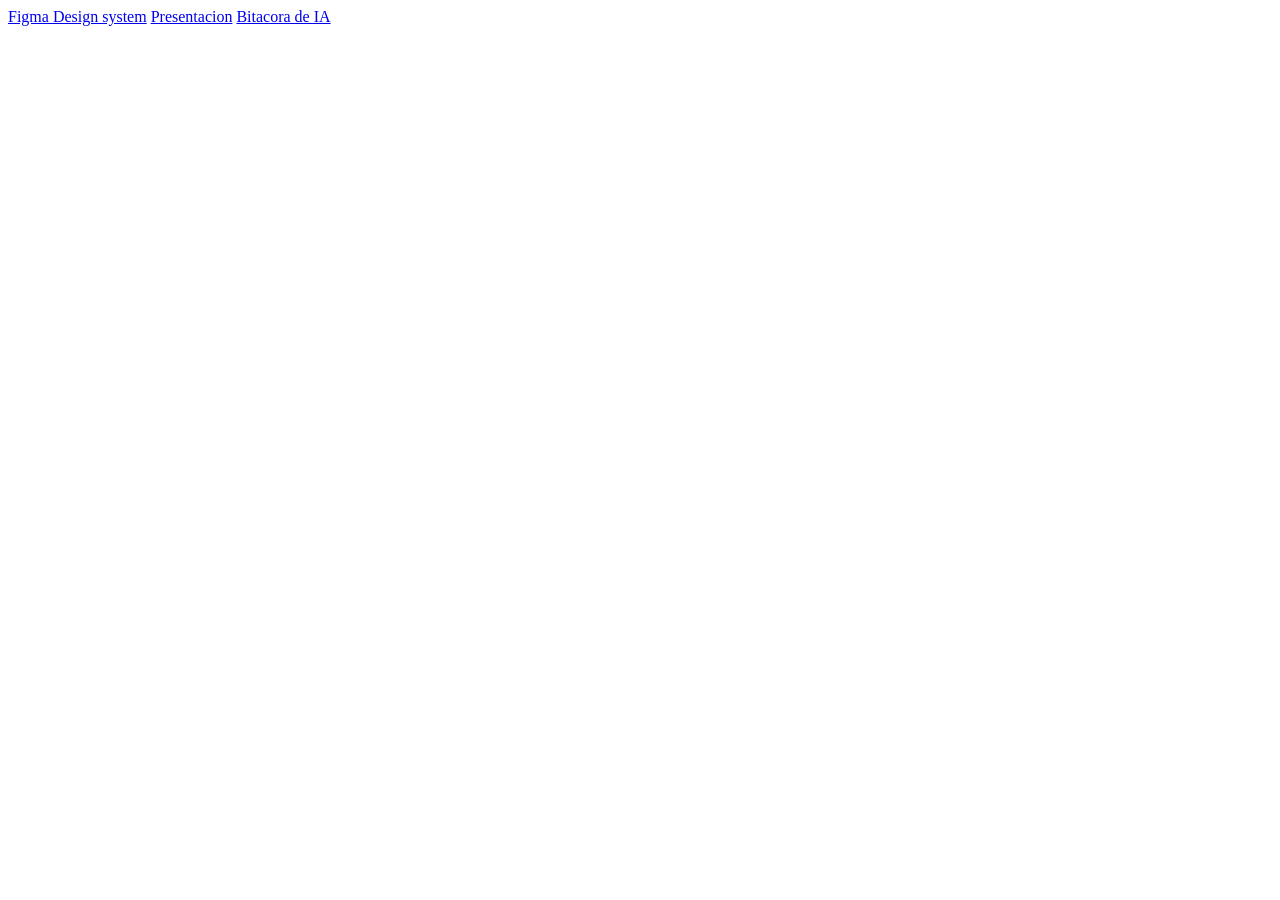
<file: entrega 1/index.html>
<!DOCTYPE html>
<html lang="es">
<head>
    <meta charset="UTF-8">
    <meta name="viewport" content="width=device-width, initial-scale=1.0">
    <title>Entrega 1 - Tp interfaces</title>
</head>
<body>

    
    <a href="https://www.figma.com/design/uHMzc0L2hlc4LurQoidygz/Design-System?node-id=138-3139&m=dev&t=2dopeTw50ukSKmoO-1">Figma Design system</a>

    <a href="https://www.figma.com/proto/uHMzc0L2hlc4LurQoidygz/Design-System?node-id=138-3139&t=2dopeTw50ukSKmoO-1">Presentacion</a>
    
    <a href="https://docs.google.com/document/d/11ZB8F45Hw2juF2IPdwODoGBRTmuB9nS2gFReONWkOwA/edit?usp=sharing">Bitacora de IA</a>
    
</body>
</html>
</file>
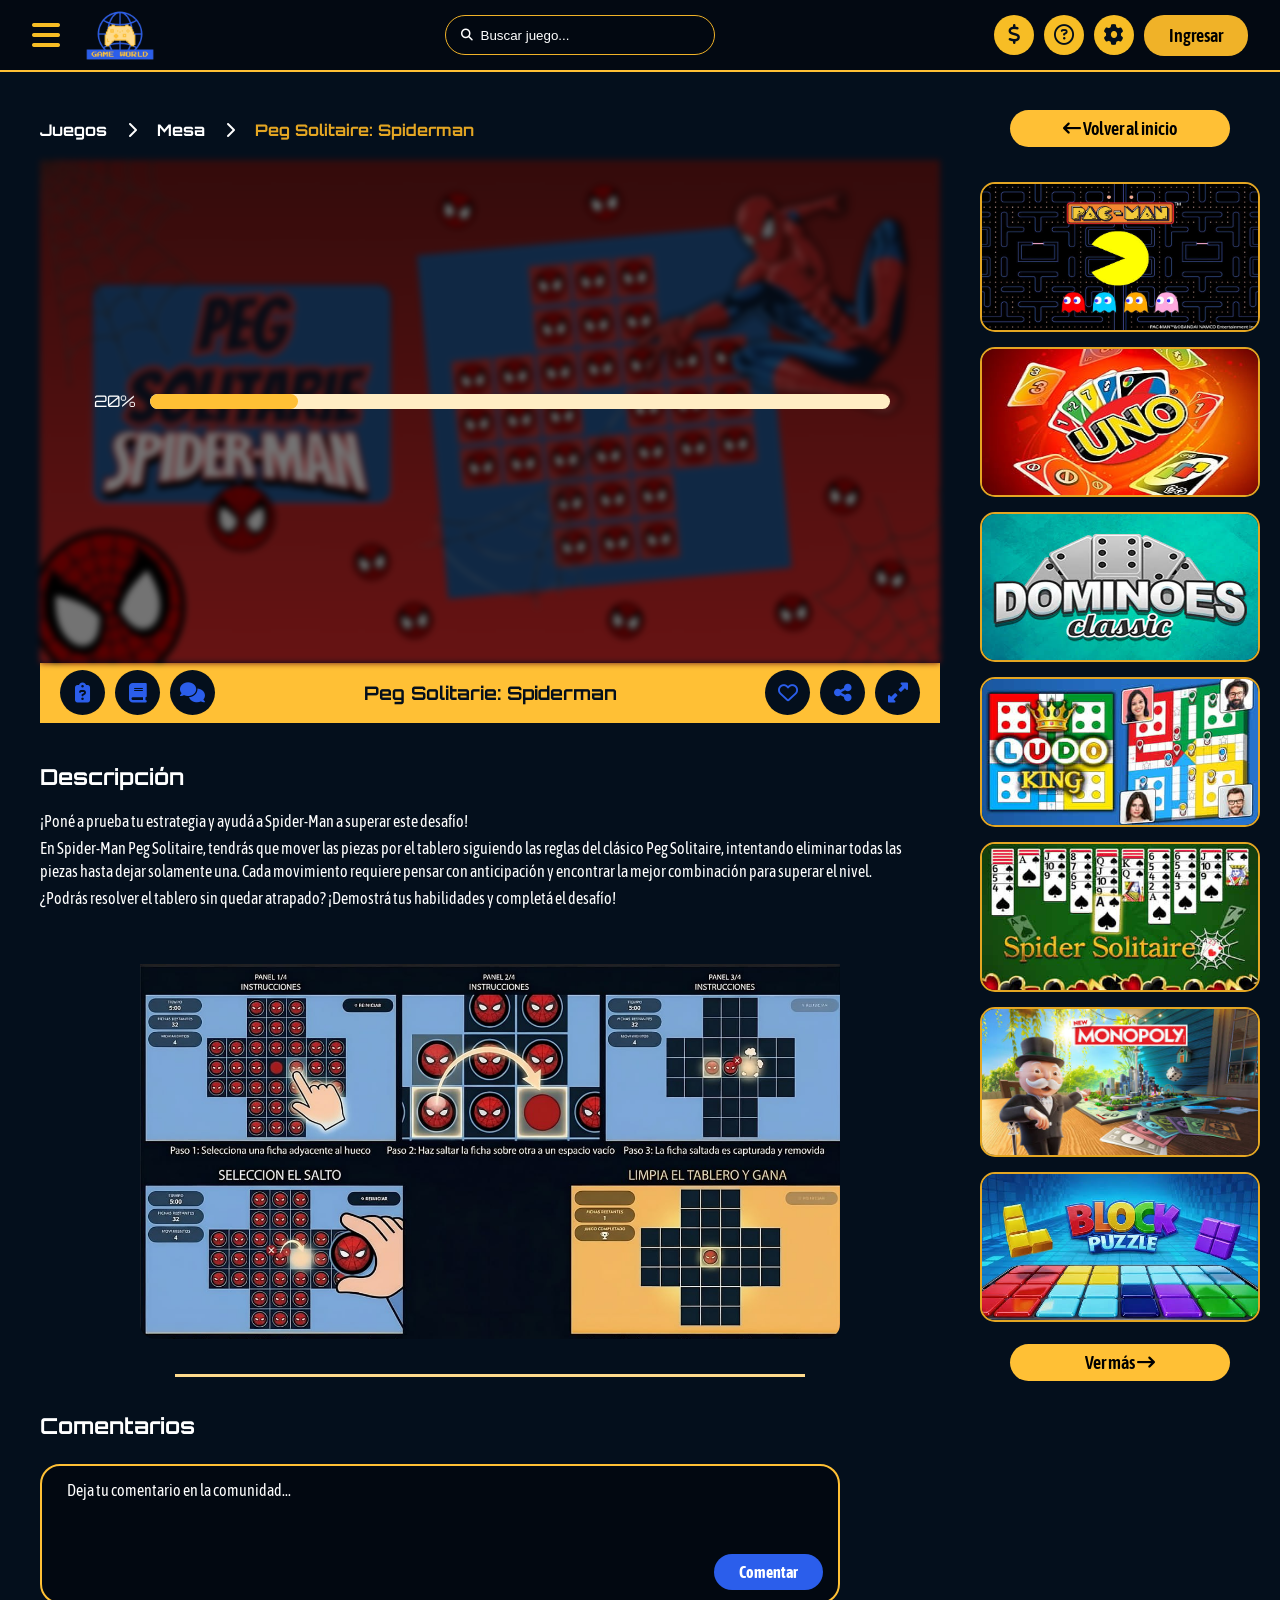
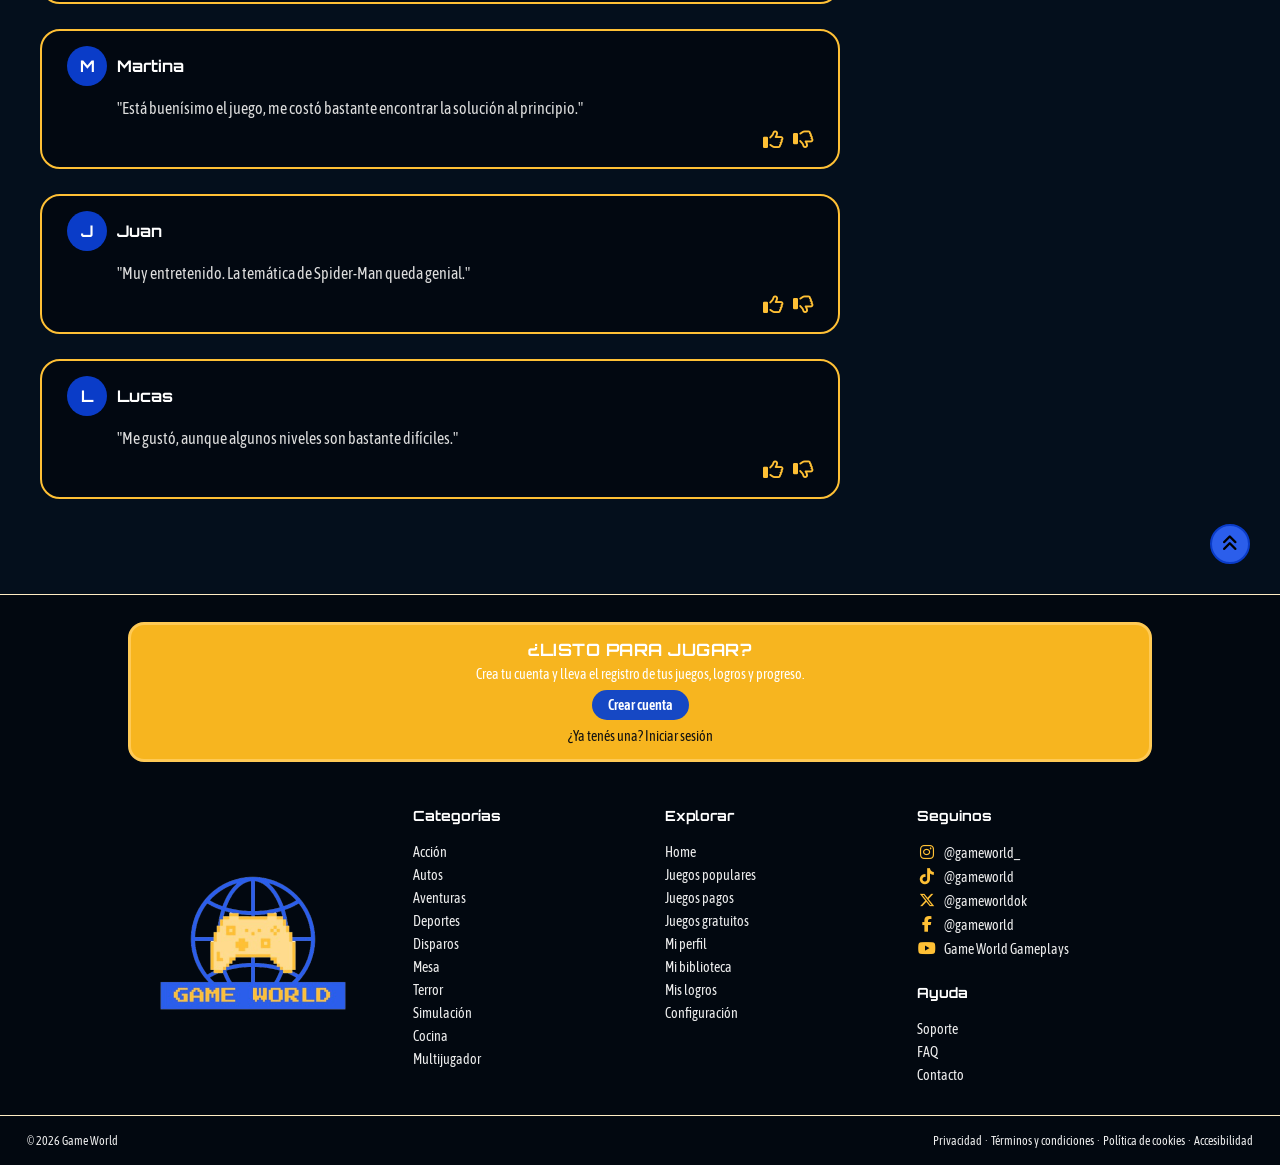
<file: entrega 4/juego.html>
<!DOCTYPE html>
<html lang="es">
<head>
    <meta charset="UTF-8">
    <meta name="viewport" content="width=device-width, initial-scale=1.0">
    <title>Peg Solitarie Spiderman - Game World</title>
    <link rel="stylesheet" href="css/juego.css">

    <link rel="preconnect" href="https://fonts.googleapis.com">
    <link rel="preconnect" href="https://fonts.gstatic.com" crossorigin>
   <link href="https://fonts.googleapis.com/css2?family=Asap+Condensed:ital,wght@0,200;0,300;0,400;0,500;0,600;0,700;0,800;0,900;1,200;1,300;1,400;1,500;1,600;1,700;1,800;1,900&family=Bangers&family=Orbitron:wght@400..900&family=Smooch+Sans:wght@100..900&display=swap" rel="stylesheet">
    

    <link rel="stylesheet" href="https://cdnjs.cloudflare.com/ajax/libs/font-awesome/6.5.1/css/all.min.css">
</head>
<body>

    <!-- Header -->
    <header>
        <div class="menu-logo">
            <div class="menu">
                <i class="fa-solid fa-bars"></i>
            </div>
            <a href="index.html">
                <img src="img/GameWorld-logo.png" class="logo-img" alt="Game World">
            </a>
        </div>

        <div class="buscador">
            <i class="fa-solid fa-magnifying-glass"></i>
            <input type="text" placeholder="Buscar juego...">
        </div>

        <div class="iconos">
            <div class="icono tooltip-sec" data-tooltip="Juegos pagos">
                <i class="fa-solid fa-dollar-sign"></i>
            </div>

            <div class="icono tooltip-sec" data-tooltip="FAQ">
                <i class="fa-regular fa-circle-question"></i>
            </div>

            <div class="icono ajustes tooltip-sec" data-tooltip="Ajustes de pantalla" id="boton-ajustes">
                <i class="fa-solid fa-gear"></i>

                <div class="menu-ajustes">
                    <div class="opcion-ajuste">
                        <i class="fa-solid fa-globe"></i>

                        <div class="texto-ajuste">
                            <span>Idioma</span>
                        </div>
                    </div>

                    <div class="opcion-ajuste">
                        <i class="fa-solid fa-palette"></i>

                        <div class="texto-ajuste">
                            <span>Tema</span>
                        </div>

                        <label class="switch">
                            <input type="checkbox">
                            <span class="slider">
                                <i class="fa-regular fa-moon icono-luna"></i>
                                <i class="fa-regular fa-sun icono-sol"></i>
                            </span>
                        </label>
                    </div>
                </div>
            </div>
            <button class="btn-ingresar" id="btnIngresar">Ingresar</button>

            <div class="icono perfil" id="perfilUsuario">
                A

                <div class="menu-perfil">
                    <a href="#">
                        <i class="fa-regular fa-user"></i>
                        <span>Mi perfil</span>
                    </a>

                    <a href="#">
                        <i class="fa-regular fa-bookmark"></i>
                        <span>Mi biblioteca</span>
                    </a>

                    <a href="#">
                        <i class="fa-solid fa-trophy"></i>
                        <span>Mis logros</span>
                    </a>

                    <a href="#">
                        <i class="fa-solid fa-screwdriver-wrench"></i>
                        <span>Configuración</span>
                    </a>

                    <div class="separador-perfil"></div>

                    <a href="#" class="cerrar-sesion" id="cerrarSesion">
                        <i class="fa-solid fa-arrow-right-from-bracket"></i>
                        <span>Cerrar sesión</span>
                    </a>
                </div>
            </div>
        
        </div>
    </header>

    <!-- Menú lateral -->
    <nav class="menu-lateral" id="menuLateral">
        <div class="menu-seccion">
            <a href="index.html">
                <i class="fa-solid fa-house"></i>
                <span>Home</span>
            </a>

            <a href="#">
                <i class="fa-solid fa-crown"></i>
                <span>Juegos populares</span>
            </a>

            <a href="#">
                <i class="fa-solid fa-dollar-sign"></i>
                <span>Juegos pagos</span>
            </a>

            <a href="#">
                <i class="fa-solid fa-star"></i>
                <span>Juegos gratuitos</span>
            </a>
        </div>

        <div class="menu-separador"></div>

        <div class="menu-categorias">
            <h2>Categorías</h2>

            <a href="#">
                <i class="fa-solid fa-khanda"></i>
                <span>Acción</span>
            </a>

            <a href="#">
                <i class="fa-solid fa-car"></i>
                <span>Autos</span>
            </a>

            <a href="#">
                <i class="fa-solid fa-compass"></i>
                <span>Aventuras</span>
            </a>

            <a href="#">
                <i class="fa-solid fa-basketball"></i>
                <span>Deportes</span>
            </a>

            <a href="#">
                <i class="fa-solid fa-crosshairs"></i>
                <span>Disparos</span>
            </a>

            <a href="#">
                <i class="fa-solid fa-brain"></i>
                <span>Estrategia</span>
            </a>

            <a href="#">
                <i class="fa-solid fa-dice"></i>
                <span>Mesa</span>
            </a>

            <a href="#">
                <i class="fa-solid fa-ghost"></i>
                <span>Terror</span>
            </a>

            <a href="#">
                <i class="fa-solid fa-gamepad"></i>
                <span>Simulación</span>
            </a>
        </div>
    </nav>

    <!-- Modal de ingreso -->
    <div class="modal" id="modalIngreso">
        <div class="modal-contenido" id="modal-contenido">
            <button class="cerrar-modal" onclick="cerrarModal()">
                <i class="fa-solid fa-xmark"></i>
            </button>

            <div class="tabs">
                <button class="tab activo" onclick="mostrarFormulario('login', this)">
                    Iniciar sesión
                </button>

                <button class="tab" onclick="mostrarFormulario('registro', this)">
                    Registrarse
                </button>
            </div>

            <form id="login" class="formulario activo">
                <label for="email-login">Email o nombre de usuario</label>

                <div class="input-icono">
                    <i class="fa-solid fa-user"></i>
                    <input type="email" id="email-login" placeholder="tuemail@gmail.com" required>
                </div>

                <label for="password-login">Contraseña</label>

                <div class="input-icono">
                    <i class="fa-solid fa-lock"></i>
                    <input type="password" id="password-login" placeholder="••••••••" required>
                </div>

                <button type="submit" class="btn-form">Iniciar sesión</button>

                <div class="cambiar-formulario">
                    <span>¿Todavía no tenés una cuenta?</span>

                    <button type="button" onclick="mostrarFormulario('registro')">
                        Crear cuenta
                    </button>
                </div>

                <div class="separador">
                    <span></span>
                    <p>O</p>
                    <span></span>
                </div>

                <div class="login-social">
                    <button type="button" class="btn-social google">
                        <img src="img/google-icon.png">
                        Continuar con Google
                    </button>

                    <button type="button" class="btn-social facebook">
                        <img src="img/fb-icon.webp">
                        Continuar con Facebook
                    </button>
                </div>
            </form>

            <form id="registro" class="formulario">
                <div class="campo">
                    <label for="name-register">Nombre y Apellido</label>

                    <div class="input-icono">
                        <i class="fa-solid fa-user"></i>
                        <input type="text" id="name-register" placeholder="Ingresa tu nombre completo" required>
                    </div>
                </div>

                <div class="campo">
                    <label for="nickname-register">Nickname (Opcional)</label>

                    <div class="input-icono">
                        <i class="fa-solid fa-user"></i>
                        <input type="text" id="nickname-register" placeholder="Elige un nombre de usuario">
                    </div>
                </div>

                <div class="campo">
                    <label for="email-register">Email</label>

                    <div class="input-icono">
                        <i class="fa-solid fa-envelope"></i>
                        <input type="email" id="email-register" placeholder="tuemail@gmail.com" required>
                    </div>
                </div>

                <div class="campo">
                    <label for="edad-register">Edad</label>

                    <div class="input-icono">
                        <i class="fa-solid fa-calendar"></i>
                        <input type="number" id="edad-register" placeholder="Escribe tu edad" required min="1">
                    </div>
                </div>

                <div class="campo">
                    <label for="password-register">Contraseña</label>

                    <div class="input-icono">
                        <i class="fa-solid fa-lock"></i>
                        <input type="password" id="password-register" placeholder="••••••••" required>
                    </div>
                </div>

                <div class="campo">
                    <label for="repassword-register">Repetir contraseña</label>

                    <div class="input-icono">
                        <i class="fa-solid fa-lock"></i>
                        <input type="password" id="repassword-register" placeholder="••••••••" required>
                    </div>

                    <div id="error-password" class="mensaje-error"></div>
                </div>

                <img src="img/recaptcha.png" alt="reCAPTCHA">

                <button type="submit" class="btn-crear-registro" id="btnCrearRegistro">
                    Crear cuenta
                </button>

                <div class="cambiar-formulario">
                    <span>¿Ya tenés una cuenta?</span>

                    <button type="button" onclick="mostrarFormulario('login')">
                        Iniciar sesión
                    </button>
                </div>

                <div class="separador">
                    <span></span>
                    <p>O</p>
                    <span></span>
                </div>

                <div class="login-social">
                    <button type="button" class="btn-social google">
                        <img src="img/google-icon.png">
                        Continuar con Google
                    </button>

                    <button type="button" class="btn-social facebook">
                        <img src="img/fb-icon.webp">
                        Continuar con Facebook
                    </button>
                </div>
            </form>
        </div>
    </div>

    <!-- Transición de éxito -->
    <div id="transicionExito" class="transicion-exito">
        <div class="portal">
            <div class="portal-centro">
                <img src="img/joystick-carga.png" alt="Game World">
            </div>

            <div class="portal-anillo"></div>
            <div class="portal-anillo portal-anillo-2"></div>
        </div>

        <div class="particulas">
            <span></span>
            <span></span>
            <span></span>
            <span></span>
            <span></span>
            <span></span>
            <span></span>
            <span></span>
        </div>
    </div>

    <!-- Contenido principal -->
    <main class="contenedor" id="top">
        <div class="breadcrumb">
            <a href="index.html">Juegos</a>
            <i class="fa-solid fa-chevron-right"></i>
            <span>Mesa</span>
            <i class="fa-solid fa-chevron-right"></i>
            <span class="breadcrumb-active">Peg Solitaire: Spiderman</span>
        </div>

        <div class="contenido">
            <section class="principal">
                <div class="pantalla-carga" id="pantallaCargaJuego">
                    <img src="img/peg-solitarie.png" alt="Imagen del juego">

                    <div class="loading">
                        <div class="contenedor-carga">
                            <span id="gamePorcentaje">0%</span>

                            <div class="barra">
                                <div class="game-progreso"></div>
                            </div>
                        </div>
                    </div>
                </div>

                <div id="contenedorJuegoCompleto">
                <div id="pantallaJuego" style="display: none;">
    <canvas id="canvasJuego" width="900" height="500"></canvas>
</div>

                <div class="barra-juego">
                    <div class="btn-izquierdos">
                        <button class="btn-barra tooltip-acento" data-tooltip="Instrucciones" id="abrirInstrucciones">
                            <i class="fa-solid fa-clipboard-question"></i>
                        </button>

                        <a href="#descripcion" class="btn-barra tooltip-acento" data-tooltip="Descripción">
                            <i class="fa-solid fa-book"></i>
                        </a>

                        <a href="#comentarios" class="btn-barra tooltip-acento" data-tooltip="Comentarios">
                            <i class="fa-solid fa-comments"></i>
                        </a>
                    </div>

                    <h3>Peg Solitarie: Spiderman</h3>

                    <div class="btn-derechos">
                        <button class="btn-barra favorito tooltip-acento" onclick="cambiarFavorito(this)" data-tooltip="Añadir a favoritos">
                            <i class="fa-regular fa-heart"></i>
                        </button>

                        <button class="btn-barra tooltip-acento" data-tooltip="Compartir" id="abrirModalCompartir">
                            <i class="fa-solid fa-share-nodes"></i>
                        </button>

                        <button class="btn-barra tooltip-acento" id="botonPantallaCompleta" data-tooltip="Agrandar pantalla">
                            <i class="fa-solid fa-up-right-and-down-left-from-center"></i>
                        </button>
                    </div>
                </div>

                <!-- Modal compartir -->
                <div class="modal" id="modalCompartir">
                    <div class="modal-compartir">
                        <button class="cerrar-modal" id="cerrarModal">
                            <i class="fa-solid fa-xmark"></i>
                        </button>

                        <h3>Compartir en</h3>

                        <div class="redes-modal">
                            <a href="#" class="red-social instagram">
                                <i class="fa-brands fa-instagram"></i>
                            </a>

                            <a href="#" class="red-social twitter">
                                <i class="fa-brands fa-x-twitter"></i>
                            </a>

                            <a href="#" class="red-social telegram">
                                <i class="fa-regular fa-paper-plane"></i>
                            </a>

                            <a href="#" class="red-social email">
                                <i class="fa-regular fa-envelope"></i>
                            </a>

                            <a href="#" class="red-social mensajes">
                                <i class="fa-regular fa-message"></i>
                            </a>
                        </div>
                        </div>
                    </div>
                </div>

                <!-- Modal instrucciones -->
                <div class="modal" id="modalInstrucciones">
                    <div class="modal-instrucciones">
                        <button class="cerrar-modal" id="cerrarInstrucciones">
                            <i class="fa-solid fa-xmark"></i>
                        </button>

                        <h2>¿Cómo jugar?</h2>

                        <div class="instruccion">
                            <i class="fa-solid fa-bullseye"></i>

                            <div>
                                <h3>Objetivo</h3>
                                <p>
                                    Eliminar todas las fichas del tablero y dejar solo una.
                                </p>
                            </div>
                        </div>

                        <div class="instruccion">
                            <i class="fa-solid fa-layer-group"></i>

                            <div>
                                <h3>Reglas</h3>

                                <ul>
                                    <li>Selecciona una ficha para moverla.</li>
                                    <li>Una ficha puede saltar sobre otra ficha hacia un espacio vacío.</li>
                                    <li>La ficha sobre la que saltas desaparece.</li>
                                    <li>Solo podés mover en linea recta: arriba, abajo, izquierda o derecha.</li>
                                    <li>No se permiten movimientos en diagonal.</li>
                                </ul>
                            </div>
                        </div>

                        <div class="instruccion">
                            <i class="fa-solid fa-trophy"></i>

                            <div>
                                <h3>¡Ganás!</h3>
                                <p>
                                    Ganás cuando queda una sola ficha en el tablero.
                                </p>
                            </div>
                        </div>

                        <h2>¡Buena suerte!</h2>
                    </div>
                </div>

                <section class="descripcion" id="descripcion">
                    <h2 class="titulo-seccion">Descripción</h2>

                    <p>
                        ¡Poné a prueba tu estrategia y ayudá a Spider-Man a superar este desafío!
                    </p>

                    <p>
                        En Spider-Man Peg Solitaire, tendrás que mover las piezas por el tablero siguiendo las reglas del clásico
                        Peg Solitaire, intentando eliminar todas las piezas hasta dejar solamente una.
                        Cada movimiento requiere pensar con anticipación y encontrar la mejor combinación para superar el nivel.
                    </p>

                    <p>
                        ¿Podrás resolver el tablero sin quedar atrapado? ¡Demostrá tus habilidades y completá el desafío!
                    </p>

                    <div class="video">
                        <div class="video-imagen">
                            <img src="img/juegoInstrucciones.jpg" alt="Spider-Man Peg Solitaire">

                            <div class="video-overlay">
                                <i class="fa-solid fa-play"></i>
                                <span>Ver tutorial</span>
                            </div>
                        </div>
                    </div>
                    
                </section>

                    <!-- Modal de imagen instrucciones -->
                    <div id="modalImagen" class="modal">
                        <div class="modal-imagen-contenido">
                            <button id="cerrarModalImagen" class="cerrar-modal">
                                &times;
                            </button>

                            <img src="img/juegoInstrucciones.jpg" alt="Instrucciones completas">
                        </div>
                    </div>

                <hr>

                <section class="comentarios" id="comentarios">
                    <h2 class="titulo-seccion">Comentarios</h2>

                    <div class="caja-comentario">
                        <textarea placeholder="Deja tu comentario en la comunidad..."></textarea>

                        <div class="comentar">
                            <button>Comentar</button>
                        </div>
                    </div>

                    <div class="comentario">
                        <div class="usuario">
                            <div class="avatar">M</div>

                            <div class="usuario-info">
                                <p>Martina</p>
                            </div>
                        </div>

                        <p class="comentario-texto">
                            "Está buenísimo el juego, me costó bastante
                            encontrar la solución al principio."
                        </p>

                        <div class="likes">
                            <i class="fa-regular fa-thumbs-up"></i>
                            <i class="fa-regular fa-thumbs-down"></i>
                        </div>
                    </div>

                    <div class="comentario">
                        <div class="usuario">
                            <div class="avatar">J</div>

                            <div class="usuario-info">
                                <p>Juan</p>
                            </div>
                        </div>

                        <p class="comentario-texto">
                            "Muy entretenido. La temática de Spider-Man
                            queda genial."
                        </p>

                        <div class="likes">
                            <i class="fa-regular fa-thumbs-up"></i>
                            <i class="fa-regular fa-thumbs-down"></i>
                        </div>
                    </div>

                    <div class="comentario">
                        <div class="usuario">
                            <div class="avatar">L</div>

                            <div class="usuario-info">
                                <p>Lucas</p>
                            </div>
                        </div>

                        <p class="comentario-texto">
                            "Me gustó, aunque algunos niveles son bastante
                            difíciles."
                        </p>

                        <div class="likes">
                            <i class="fa-regular fa-thumbs-up"></i>
                            <i class="fa-regular fa-thumbs-down"></i>
                        </div>
                    </div>
                </section>
            </section>

            <aside class="sidebar">
                <div class="volver">
                    <a href="index.html">
                        <i class="fa-solid fa-arrow-left-long"></i>
                        Volver al inicio
                    </a>
                </div>

                <div id="contenedor-juegos"></div>

                <div class="ver-mas">
                    <button>
                        Ver más
                        <i class="fa-solid fa-arrow-right-long"></i>
                    </button>
                </div>
            </aside>
        </div>
    </main>

    <div class="volver-arriba">
        <a href="#top" class="tooltip-izquierda" data-tooltip="Ir hacia arriba">
            <i class="fa-solid fa-angles-up"></i>
        </a>
    </div>

    <!-- Footer -->
    <footer class="footer">
        <div class="footer-banner">
            <h2>¿LISTO PARA JUGAR?</h2>
            <p>Crea tu cuenta y lleva el registro de tus juegos, logros y progreso.</p>

            <button class="btn-crear" onclick="abrirModal(); mostrarFormulario('registro')">
                Crear cuenta
            </button>

            <p class="iniciar-sesion" onclick="abrirModal(); mostrarFormulario('login')">
                ¿Ya tenés una? Iniciar sesión
            </p>
        </div>

        <div class="footer-contenido">
            <div class="footer-logo">
                <img src="img/GameWorld-logo.png" alt="Game World">
            </div>

            <div class="footer-columna">
                <h3>Categorías</h3>

                <a href="#">Acción</a>
                <a href="#">Autos</a>
                <a href="#">Aventuras</a>
                <a href="#">Deportes</a>
                <a href="#">Disparos</a>
                <a href="#">Mesa</a>
                <a href="#">Terror</a>
                <a href="#">Simulación</a>
                <a href="#">Cocina</a>
                <a href="#">Multijugador</a>
            </div>

            <div class="footer-columna">
                <h3>Explorar</h3>

                <a href="index.html">Home</a>
                <a href="#">Juegos populares</a>
                <a href="#">Juegos pagos</a>
                <a href="#">Juegos gratuitos</a>
                <a href="#">Mi perfil</a>
                <a href="#">Mi biblioteca</a>
                <a href="#">Mis logros</a>
                <a href="#">Configuración</a>
            </div>

            <div class="footer-columna footer-social">
                <h3>Seguinos</h3>

                <a href="#">
                    <i class="fa-brands fa-instagram"></i>
                    @gameworld_
                </a>

                <a href="#">
                    <i class="fa-brands fa-tiktok"></i>
                    @gameworld
                </a>

                <a href="#">
                    <i class="fa-brands fa-x-twitter"></i>
                    @gameworldok
                </a>

                <a href="#">
                    <i class="fa-brands fa-facebook-f"></i>
                    @gameworld
                </a>

                <a href="#">
                    <i class="fa-brands fa-youtube"></i>
                    Game World Gameplays
                </a>

                <h3 class="titulo-ayuda">Ayuda</h3>

                <a href="#">Soporte</a>
                <a href="#">FAQ</a>
                <a href="#">Contacto</a>
            </div>
        </div>

        <div class="footer-inferior">
            <p>© 2026 Game World</p>

            <div class="footer-legales">
                <a href="#">Privacidad</a>
                <span>·</span>
                <a href="#">Términos y condiciones</a>
                <span>·</span>
                <a href="#">Política de cookies</a>
                <span>·</span>
                <a href="#">Accesibilidad</a>
            </div>
        </div>
    </footer>

<script src="js/models/Peg.js"></script>
<script src="js/models/Board.js"></script>
<script src="js/views/GameView.js"></script>
<script src="js/controllers/GameController.js"></script>

<script src="js/juego.js"></script>

<script src="js/main.js"></script>
</body>
</html>
</file>
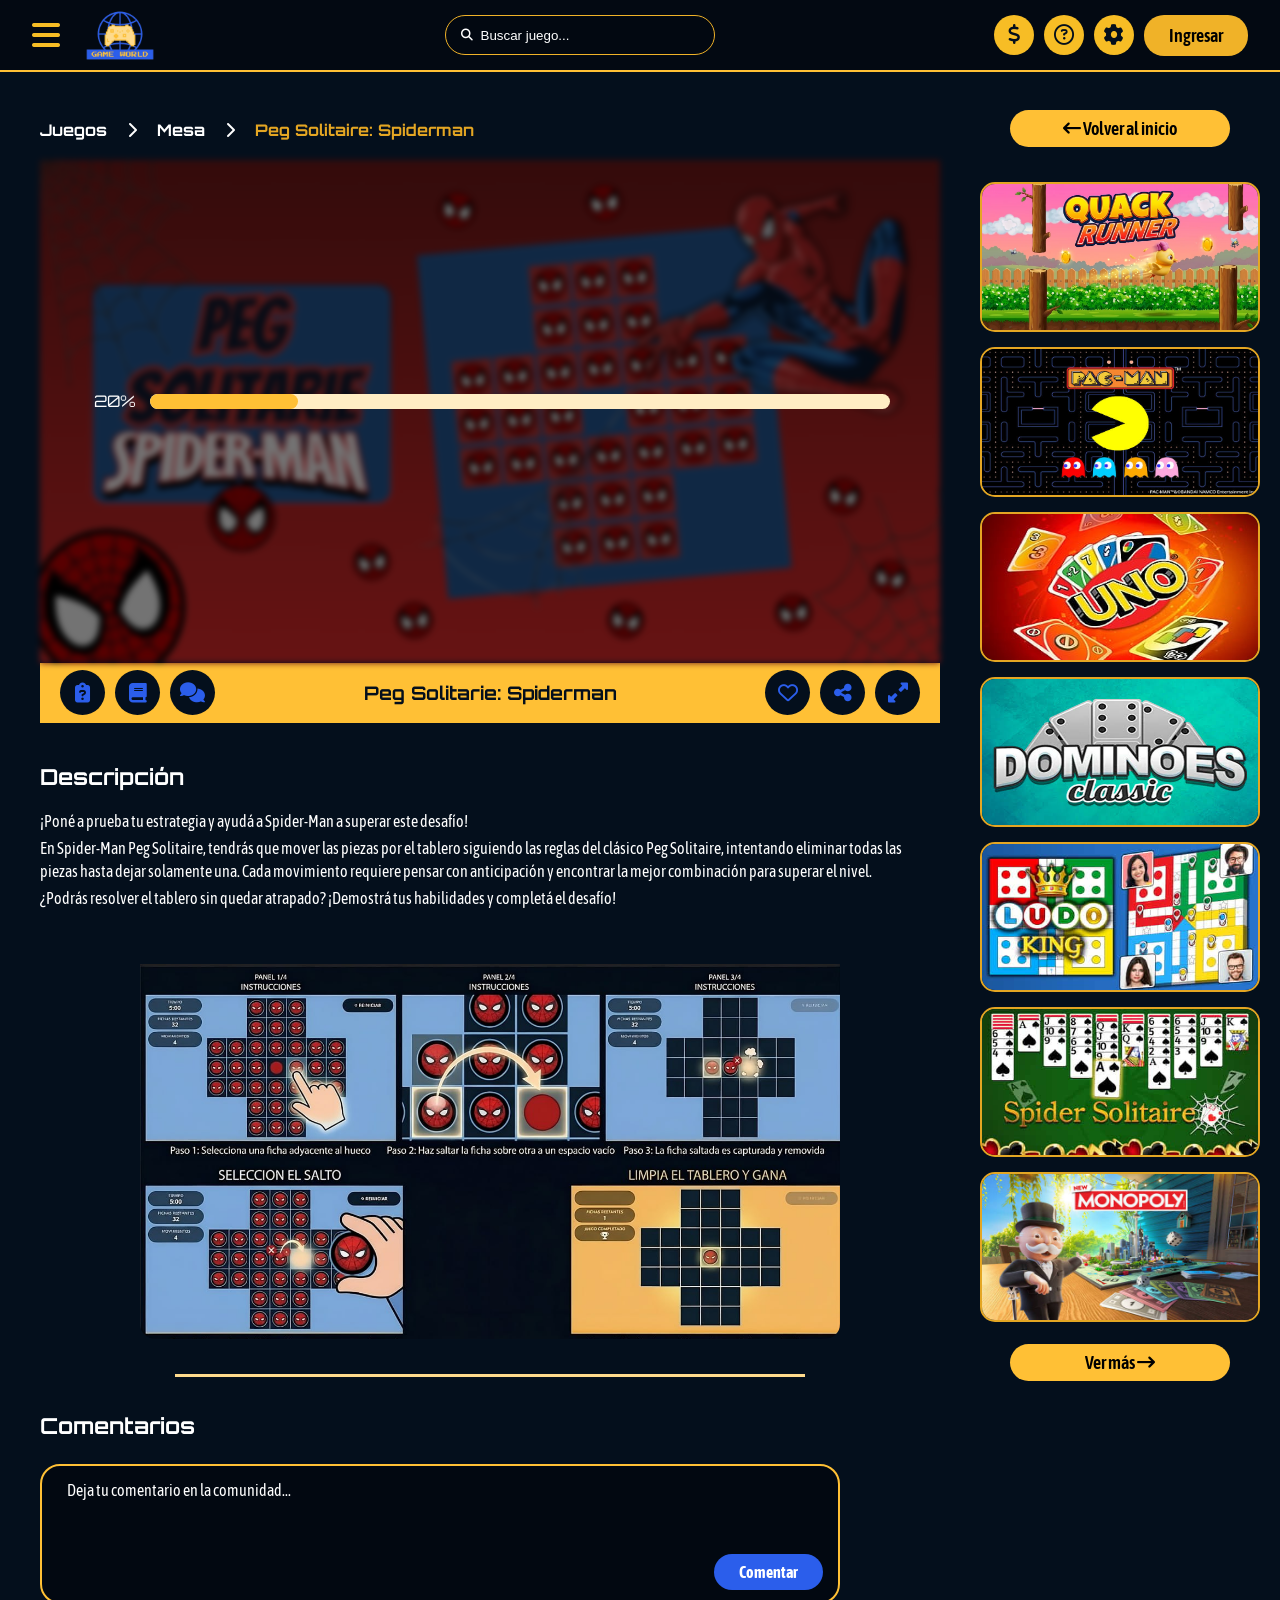
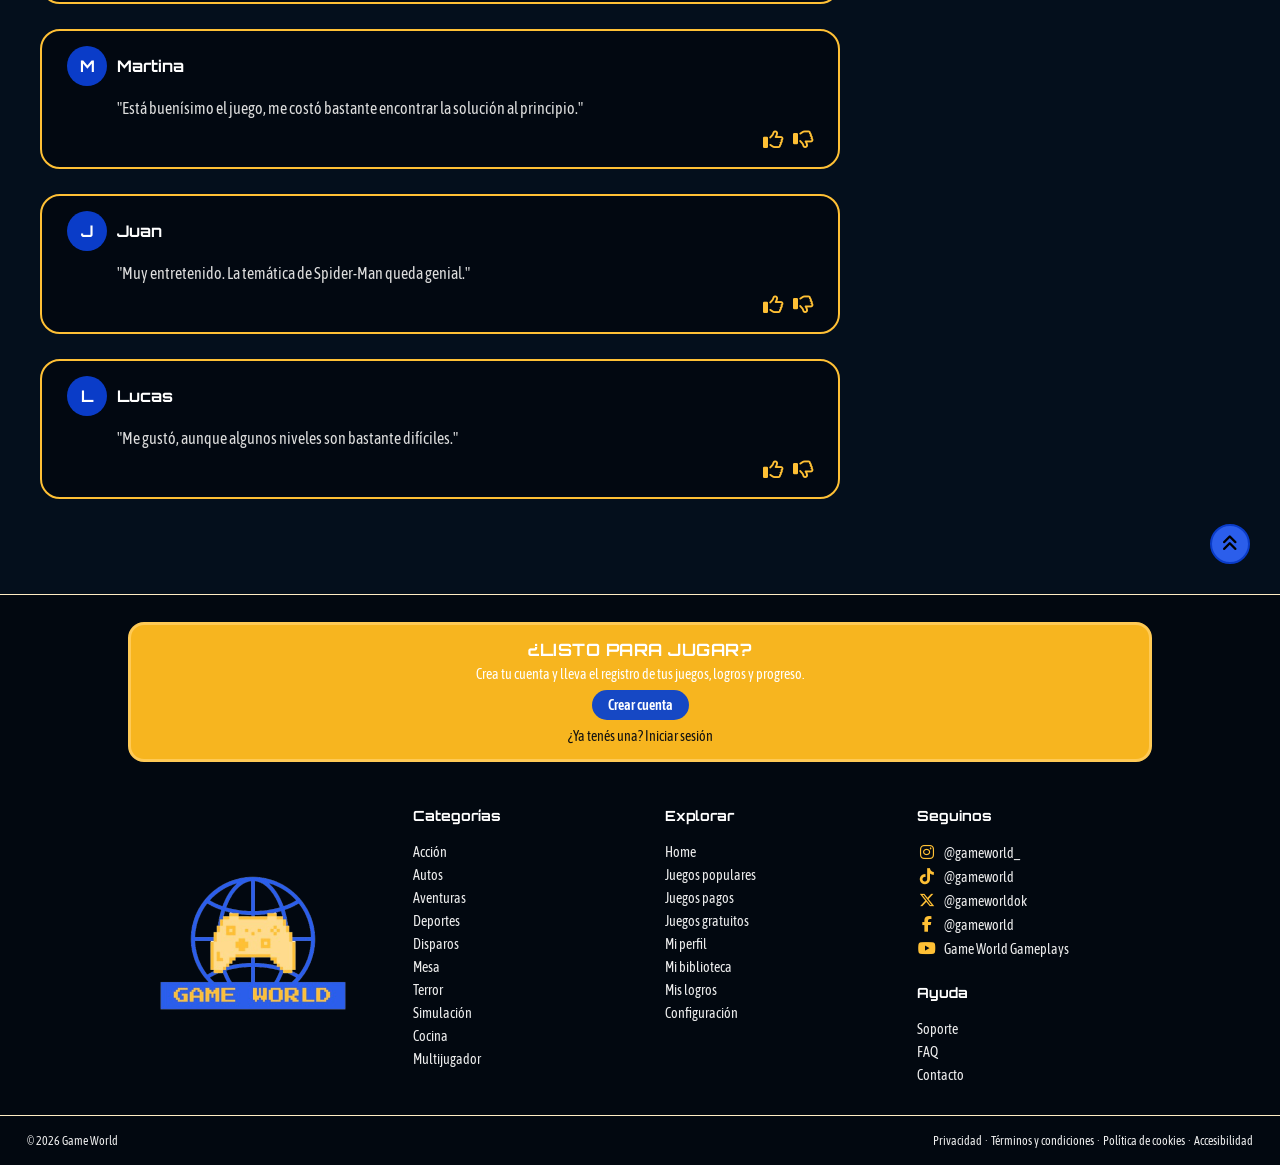
<file: entrega 5/juego.html>
<!DOCTYPE html>
<html lang="es">
<head>
    <meta charset="UTF-8">
    <meta name="viewport" content="width=device-width, initial-scale=1.0">
    <title>Peg Solitarie Spiderman - Game World</title>
    <link rel="icon" href="img/gameWorld.ico" type="image/png">
    <link rel="stylesheet" href="css/juego.css">

    <link rel="preconnect" href="https://fonts.googleapis.com">
    <link rel="preconnect" href="https://fonts.gstatic.com" crossorigin>
   <link href="https://fonts.googleapis.com/css2?family=Asap+Condensed:ital,wght@0,200;0,300;0,400;0,500;0,600;0,700;0,800;0,900;1,200;1,300;1,400;1,500;1,600;1,700;1,800;1,900&family=Bangers&family=Orbitron:wght@400..900&family=Smooch+Sans:wght@100..900&display=swap" rel="stylesheet">
    

    <link rel="stylesheet" href="https://cdnjs.cloudflare.com/ajax/libs/font-awesome/6.5.1/css/all.min.css">
</head>
<body>

    <!-- Header -->
    <header>
        <div class="menu-logo">
            <div class="menu">
                <i class="fa-solid fa-bars"></i>
            </div>
            <a href="index.html">
                <img src="img/GameWorld-logo.png" class="logo-img" alt="Game World">
            </a>
        </div>

        <div class="buscador">
            <i class="fa-solid fa-magnifying-glass"></i>
            <input type="text" placeholder="Buscar juego...">
        </div>

        <div class="iconos">
            <div class="icono tooltip-sec" data-tooltip="Juegos pagos">
                <i class="fa-solid fa-dollar-sign"></i>
            </div>

            <div class="icono tooltip-sec" data-tooltip="FAQ">
                <i class="fa-regular fa-circle-question"></i>
            </div>

            <div class="icono ajustes tooltip-sec" data-tooltip="Ajustes de pantalla" id="boton-ajustes">
                <i class="fa-solid fa-gear"></i>

                <div class="menu-ajustes">
                    <div class="opcion-ajuste">
                        <i class="fa-solid fa-globe"></i>

                        <div class="texto-ajuste">
                            <span>Idioma</span>
                        </div>
                    </div>

                    <div class="opcion-ajuste">
                        <i class="fa-solid fa-palette"></i>

                        <div class="texto-ajuste">
                            <span>Tema</span>
                        </div>

                        <label class="switch">
                            <input type="checkbox">
                            <span class="slider">
                                <i class="fa-regular fa-moon icono-luna"></i>
                                <i class="fa-regular fa-sun icono-sol"></i>
                            </span>
                        </label>
                    </div>
                </div>
            </div>
            <button class="btn-ingresar" id="btnIngresar">Ingresar</button>

            <div class="icono perfil" id="perfilUsuario">
                A

                <div class="menu-perfil">
                    <a href="#">
                        <i class="fa-regular fa-user"></i>
                        <span>Mi perfil</span>
                    </a>

                    <a href="#">
                        <i class="fa-regular fa-bookmark"></i>
                        <span>Mi biblioteca</span>
                    </a>

                    <a href="#">
                        <i class="fa-solid fa-trophy"></i>
                        <span>Mis logros</span>
                    </a>

                    <a href="#">
                        <i class="fa-solid fa-screwdriver-wrench"></i>
                        <span>Configuración</span>
                    </a>

                    <div class="separador-perfil"></div>

                    <a href="#" class="cerrar-sesion" id="cerrarSesion">
                        <i class="fa-solid fa-arrow-right-from-bracket"></i>
                        <span>Cerrar sesión</span>
                    </a>
                </div>
            </div>
        
        </div>
    </header>

    <!-- Menú lateral -->
    <nav class="menu-lateral" id="menuLateral">
        <div class="menu-seccion">
            <a href="index.html">
                <i class="fa-solid fa-house"></i>
                <span>Home</span>
            </a>

            <a href="#">
                <i class="fa-solid fa-crown"></i>
                <span>Juegos populares</span>
            </a>

            <a href="#">
                <i class="fa-solid fa-dollar-sign"></i>
                <span>Juegos pagos</span>
            </a>

            <a href="#">
                <i class="fa-solid fa-star"></i>
                <span>Juegos gratuitos</span>
            </a>
        </div>

        <div class="menu-separador"></div>

        <div class="menu-categorias">
            <h2>Categorías</h2>

            <a href="#">
                <i class="fa-solid fa-khanda"></i>
                <span>Acción</span>
            </a>

            <a href="#">
                <i class="fa-solid fa-car"></i>
                <span>Autos</span>
            </a>

            <a href="#">
                <i class="fa-solid fa-compass"></i>
                <span>Aventuras</span>
            </a>

            <a href="#">
                <i class="fa-solid fa-basketball"></i>
                <span>Deportes</span>
            </a>

            <a href="#">
                <i class="fa-solid fa-crosshairs"></i>
                <span>Disparos</span>
            </a>

            <a href="#">
                <i class="fa-solid fa-brain"></i>
                <span>Estrategia</span>
            </a>

            <a href="#">
                <i class="fa-solid fa-dice"></i>
                <span>Mesa</span>
            </a>

            <a href="#">
                <i class="fa-solid fa-ghost"></i>
                <span>Terror</span>
            </a>

            <a href="#">
                <i class="fa-solid fa-gamepad"></i>
                <span>Simulación</span>
            </a>
        </div>
    </nav>

    <!-- Modal de ingreso -->
    <div class="modal" id="modalIngreso">
        <div class="modal-contenido" id="modal-contenido">
            <button class="cerrar-modal" onclick="cerrarModal()">
                <i class="fa-solid fa-xmark"></i>
            </button>

            <div class="tabs">
                <button class="tab activo" onclick="mostrarFormulario('login', this)">
                    Iniciar sesión
                </button>

                <button class="tab" onclick="mostrarFormulario('registro', this)">
                    Registrarse
                </button>
            </div>

            <form id="login" class="formulario activo">
                <label for="email-login">Email o nombre de usuario</label>

                <div class="input-icono">
                    <i class="fa-solid fa-user"></i>
                    <input type="email" id="email-login" placeholder="tuemail@gmail.com" required>
                </div>

                <label for="password-login">Contraseña</label>

                <div class="input-icono">
                    <i class="fa-solid fa-lock"></i>
                    <input type="password" id="password-login" placeholder="••••••••" required>
                </div>

                <button type="submit" class="btn-form">Iniciar sesión</button>

                <div class="cambiar-formulario">
                    <span>¿Todavía no tenés una cuenta?</span>

                    <button type="button" onclick="mostrarFormulario('registro')">
                        Crear cuenta
                    </button>
                </div>

                <div class="separador">
                    <span></span>
                    <p>O</p>
                    <span></span>
                </div>

                <div class="login-social">
                    <button type="button" class="btn-social google">
                        <img src="img/google-icon.png">
                        Continuar con Google
                    </button>

                    <button type="button" class="btn-social facebook">
                        <img src="img/fb-icon.webp">
                        Continuar con Facebook
                    </button>
                </div>
            </form>

            <form id="registro" class="formulario">
                <div class="campo">
                    <label for="name-register">Nombre y Apellido</label>

                    <div class="input-icono">
                        <i class="fa-solid fa-user"></i>
                        <input type="text" id="name-register" placeholder="Ingresa tu nombre completo" required>
                    </div>
                </div>

                <div class="campo">
                    <label for="nickname-register">Nickname (Opcional)</label>

                    <div class="input-icono">
                        <i class="fa-solid fa-user"></i>
                        <input type="text" id="nickname-register" placeholder="Elige un nombre de usuario">
                    </div>
                </div>

                <div class="campo">
                    <label for="email-register">Email</label>

                    <div class="input-icono">
                        <i class="fa-solid fa-envelope"></i>
                        <input type="email" id="email-register" placeholder="tuemail@gmail.com" required>
                    </div>
                </div>

                <div class="campo">
                    <label for="edad-register">Edad</label>

                    <div class="input-icono">
                        <i class="fa-solid fa-calendar"></i>
                        <input type="number" id="edad-register" placeholder="Escribe tu edad" required min="1">
                    </div>
                </div>

                <div class="campo">
                    <label for="password-register">Contraseña</label>

                    <div class="input-icono">
                        <i class="fa-solid fa-lock"></i>
                        <input type="password" id="password-register" placeholder="••••••••" required>
                    </div>
                </div>

                <div class="campo">
                    <label for="repassword-register">Repetir contraseña</label>

                    <div class="input-icono">
                        <i class="fa-solid fa-lock"></i>
                        <input type="password" id="repassword-register" placeholder="••••••••" required>
                    </div>

                    <div id="error-password" class="mensaje-error"></div>
                </div>

                <img src="img/recaptcha.png" alt="reCAPTCHA">

                <button type="submit" class="btn-crear-registro" id="btnCrearRegistro">
                    Crear cuenta
                </button>

                <div class="cambiar-formulario">
                    <span>¿Ya tenés una cuenta?</span>

                    <button type="button" onclick="mostrarFormulario('login')">
                        Iniciar sesión
                    </button>
                </div>

                <div class="separador">
                    <span></span>
                    <p>O</p>
                    <span></span>
                </div>

                <div class="login-social">
                    <button type="button" class="btn-social google">
                        <img src="img/google-icon.png">
                        Continuar con Google
                    </button>

                    <button type="button" class="btn-social facebook">
                        <img src="img/fb-icon.webp">
                        Continuar con Facebook
                    </button>
                </div>
            </form>
        </div>
    </div>

    <!-- Transición de éxito -->
    <div id="transicionExito" class="transicion-exito">
        <div class="portal">
            <div class="portal-centro">
                <img src="img/joystick-carga.png" alt="Game World">
            </div>

            <div class="portal-anillo"></div>
            <div class="portal-anillo portal-anillo-2"></div>
        </div>

        <div class="particulas">
            <span></span>
            <span></span>
            <span></span>
            <span></span>
            <span></span>
            <span></span>
            <span></span>
            <span></span>
        </div>
    </div>

    <!-- Contenido principal -->
    <main class="contenedor" id="top">
        <div class="breadcrumb">
            <a href="index.html">Juegos</a>
            <i class="fa-solid fa-chevron-right"></i>
            <span>Mesa</span>
            <i class="fa-solid fa-chevron-right"></i>
            <span class="breadcrumb-active">Peg Solitaire: Spiderman</span>
        </div>

        <div class="contenido">
            <section class="principal">
                <div class="pantalla-carga" id="pantallaCargaJuego">
                    <img src="img/peg-solitarie.png" alt="Imagen del juego">

                    <div class="loading">
                        <div class="contenedor-carga">
                            <span id="gamePorcentaje">0%</span>

                            <div class="barra">
                                <div class="game-progreso"></div>
                            </div>
                        </div>
                    </div>
                </div>

                <div id="contenedorJuegoCompleto">
                <div id="pantallaJuego" style="display: none;">
    <canvas id="canvasJuego" width="900" height="500"></canvas>
</div>

                <div class="barra-juego">
                    <div class="btn-izquierdos">
                        <button class="btn-barra tooltip-acento" data-tooltip="Instrucciones" id="abrirInstrucciones">
                            <i class="fa-solid fa-clipboard-question"></i>
                        </button>

                        <a href="#descripcion" class="btn-barra tooltip-acento" data-tooltip="Descripción">
                            <i class="fa-solid fa-book"></i>
                        </a>

                        <a href="#comentarios" class="btn-barra tooltip-acento" data-tooltip="Comentarios">
                            <i class="fa-solid fa-comments"></i>
                        </a>
                    </div>

                    <h3>Peg Solitarie: Spiderman</h3>

                    <div class="btn-derechos">
                        <button class="btn-barra favorito tooltip-acento" onclick="cambiarFavorito(this)" data-tooltip="Añadir a favoritos">
                            <i class="fa-regular fa-heart"></i>
                        </button>

                        <button class="btn-barra tooltip-acento" data-tooltip="Compartir" id="abrirModalCompartir">
                            <i class="fa-solid fa-share-nodes"></i>
                        </button>

                        <button class="btn-barra tooltip-acento" id="botonPantallaCompleta" data-tooltip="Agrandar pantalla">
                            <i class="fa-solid fa-up-right-and-down-left-from-center"></i>
                        </button>
                    </div>
                </div>

                <!-- Modal compartir -->
                <div class="modal" id="modalCompartir">
                    <div class="modal-compartir">
                        <button class="cerrar-modal" id="cerrarModal">
                            <i class="fa-solid fa-xmark"></i>
                        </button>

                        <h3>Compartir en</h3>

                        <div class="redes-modal">
                            <a href="#" class="red-social instagram">
                                <i class="fa-brands fa-instagram"></i>
                            </a>

                            <a href="#" class="red-social twitter">
                                <i class="fa-brands fa-x-twitter"></i>
                            </a>

                            <a href="#" class="red-social telegram">
                                <i class="fa-regular fa-paper-plane"></i>
                            </a>

                            <a href="#" class="red-social email">
                                <i class="fa-regular fa-envelope"></i>
                            </a>

                            <a href="#" class="red-social mensajes">
                                <i class="fa-regular fa-message"></i>
                            </a>
                        </div>
                        </div>
                    </div>
                </div>

                <!-- Modal instrucciones -->
                <div class="modal" id="modalInstrucciones">
                    <div class="modal-instrucciones">
                        <button class="cerrar-modal" id="cerrarInstrucciones">
                            <i class="fa-solid fa-xmark"></i>
                        </button>

                        <h2>¿Cómo jugar?</h2>

                        <div class="instruccion">
                            <i class="fa-solid fa-bullseye"></i>

                            <div>
                                <h3>Objetivo</h3>
                                <p>
                                    Eliminar todas las fichas del tablero y dejar solo una.
                                </p>
                            </div>
                        </div>

                        <div class="instruccion">
                            <i class="fa-solid fa-layer-group"></i>

                            <div>
                                <h3>Reglas</h3>

                                <ul>
                                    <li>Selecciona una ficha para moverla.</li>
                                    <li>Una ficha puede saltar sobre otra ficha hacia un espacio vacío.</li>
                                    <li>La ficha sobre la que saltas desaparece.</li>
                                    <li>Solo podés mover en linea recta: arriba, abajo, izquierda o derecha.</li>
                                    <li>No se permiten movimientos en diagonal.</li>
                                </ul>
                            </div>
                        </div>

                        <div class="instruccion">
                            <i class="fa-solid fa-trophy"></i>

                            <div>
                                <h3>¡Ganás!</h3>
                                <p>
                                    Ganás cuando queda una sola ficha en el tablero.
                                </p>
                            </div>
                        </div>

                        <h2>¡Buena suerte!</h2>
                    </div>
                </div>

                <section class="descripcion" id="descripcion">
                    <h2 class="titulo-seccion">Descripción</h2>

                    <p>
                        ¡Poné a prueba tu estrategia y ayudá a Spider-Man a superar este desafío!
                    </p>

                    <p>
                        En Spider-Man Peg Solitaire, tendrás que mover las piezas por el tablero siguiendo las reglas del clásico
                        Peg Solitaire, intentando eliminar todas las piezas hasta dejar solamente una.
                        Cada movimiento requiere pensar con anticipación y encontrar la mejor combinación para superar el nivel.
                    </p>

                    <p>
                        ¿Podrás resolver el tablero sin quedar atrapado? ¡Demostrá tus habilidades y completá el desafío!
                    </p>

                    <div class="video">
                        <div class="video-imagen">
                            <img src="img/juegoInstrucciones.jpg" alt="Spider-Man Peg Solitaire">

                            <div class="video-overlay">
                                <i class="fa-solid fa-play"></i>
                                <span>Ver tutorial</span>
                            </div>
                        </div>
                    </div>
                    
                </section>

                    <!-- Modal de imagen instrucciones -->
                    <div id="modalImagen" class="modal">
                        <div class="modal-imagen-contenido">
                            <button id="cerrarModalImagen" class="cerrar-modal">
                                &times;
                            </button>

                            <img src="img/juegoInstrucciones.jpg" alt="Instrucciones completas">
                        </div>
                    </div>

                <hr>

                <section class="comentarios" id="comentarios">
                    <h2 class="titulo-seccion">Comentarios</h2>

                    <div class="caja-comentario">
                        <textarea placeholder="Deja tu comentario en la comunidad..."></textarea>

                        <div class="comentar">
                            <button>Comentar</button>
                        </div>
                    </div>

                    <div class="comentario">
                        <div class="usuario">
                            <div class="avatar">M</div>

                            <div class="usuario-info">
                                <p>Martina</p>
                            </div>
                        </div>

                        <p class="comentario-texto">
                            "Está buenísimo el juego, me costó bastante
                            encontrar la solución al principio."
                        </p>

                        <div class="likes">
                            <i class="fa-regular fa-thumbs-up"></i>
                            <i class="fa-regular fa-thumbs-down"></i>
                        </div>
                    </div>

                    <div class="comentario">
                        <div class="usuario">
                            <div class="avatar">J</div>

                            <div class="usuario-info">
                                <p>Juan</p>
                            </div>
                        </div>

                        <p class="comentario-texto">
                            "Muy entretenido. La temática de Spider-Man
                            queda genial."
                        </p>

                        <div class="likes">
                            <i class="fa-regular fa-thumbs-up"></i>
                            <i class="fa-regular fa-thumbs-down"></i>
                        </div>
                    </div>

                    <div class="comentario">
                        <div class="usuario">
                            <div class="avatar">L</div>

                            <div class="usuario-info">
                                <p>Lucas</p>
                            </div>
                        </div>

                        <p class="comentario-texto">
                            "Me gustó, aunque algunos niveles son bastante
                            difíciles."
                        </p>

                        <div class="likes">
                            <i class="fa-regular fa-thumbs-up"></i>
                            <i class="fa-regular fa-thumbs-down"></i>
                        </div>
                    </div>
                </section>
            </section>

            <aside class="sidebar">
                <div class="volver">
                    <a href="index.html">
                        <i class="fa-solid fa-arrow-left-long"></i>
                        Volver al inicio
                    </a>
                </div>

                <div id="contenedor-juegos"></div>

                <div class="ver-mas">
                    <button>
                        Ver más
                        <i class="fa-solid fa-arrow-right-long"></i>
                    </button>
                </div>
            </aside>
        </div>
    </main>

    <div class="volver-arriba">
        <a href="#top" class="tooltip-izquierda" data-tooltip="Ir hacia arriba">
            <i class="fa-solid fa-angles-up"></i>
        </a>
    </div>

    <!-- Footer -->
    <footer class="footer">
        <div class="footer-banner">
            <h2>¿LISTO PARA JUGAR?</h2>
            <p>Crea tu cuenta y lleva el registro de tus juegos, logros y progreso.</p>

            <button class="btn-crear" onclick="abrirModal(); mostrarFormulario('registro')">
                Crear cuenta
            </button>

            <p class="iniciar-sesion" onclick="abrirModal(); mostrarFormulario('login')">
                ¿Ya tenés una? Iniciar sesión
            </p>
        </div>

        <div class="footer-contenido">
            <div class="footer-logo">
                <img src="img/GameWorld-logo.png" alt="Game World">
            </div>

            <div class="footer-columna">
                <h3>Categorías</h3>

                <a href="#">Acción</a>
                <a href="#">Autos</a>
                <a href="#">Aventuras</a>
                <a href="#">Deportes</a>
                <a href="#">Disparos</a>
                <a href="#">Mesa</a>
                <a href="#">Terror</a>
                <a href="#">Simulación</a>
                <a href="#">Cocina</a>
                <a href="#">Multijugador</a>
            </div>

            <div class="footer-columna">
                <h3>Explorar</h3>

                <a href="index.html">Home</a>
                <a href="#">Juegos populares</a>
                <a href="#">Juegos pagos</a>
                <a href="#">Juegos gratuitos</a>
                <a href="#">Mi perfil</a>
                <a href="#">Mi biblioteca</a>
                <a href="#">Mis logros</a>
                <a href="#">Configuración</a>
            </div>

            <div class="footer-columna footer-social">
                <h3>Seguinos</h3>

                <a href="#">
                    <i class="fa-brands fa-instagram"></i>
                    @gameworld_
                </a>

                <a href="#">
                    <i class="fa-brands fa-tiktok"></i>
                    @gameworld
                </a>

                <a href="#">
                    <i class="fa-brands fa-x-twitter"></i>
                    @gameworldok
                </a>

                <a href="#">
                    <i class="fa-brands fa-facebook-f"></i>
                    @gameworld
                </a>

                <a href="#">
                    <i class="fa-brands fa-youtube"></i>
                    Game World Gameplays
                </a>

                <h3 class="titulo-ayuda">Ayuda</h3>

                <a href="#">Soporte</a>
                <a href="#">FAQ</a>
                <a href="#">Contacto</a>
            </div>
        </div>

        <div class="footer-inferior">
            <p>© 2026 Game World</p>

            <div class="footer-legales">
                <a href="#">Privacidad</a>
                <span>·</span>
                <a href="#">Términos y condiciones</a>
                <span>·</span>
                <a href="#">Política de cookies</a>
                <span>·</span>
                <a href="#">Accesibilidad</a>
            </div>
        </div>
    </footer>

<script src="js/models/Peg.js"></script>
<script src="js/models/Board.js"></script>
<script src="js/views/GameView.js"></script>
<script src="js/controllers/GameController.js"></script>

<script src="js/juego.js"></script>

<script src="js/main.js"></script>
</body>
</html>
</file>
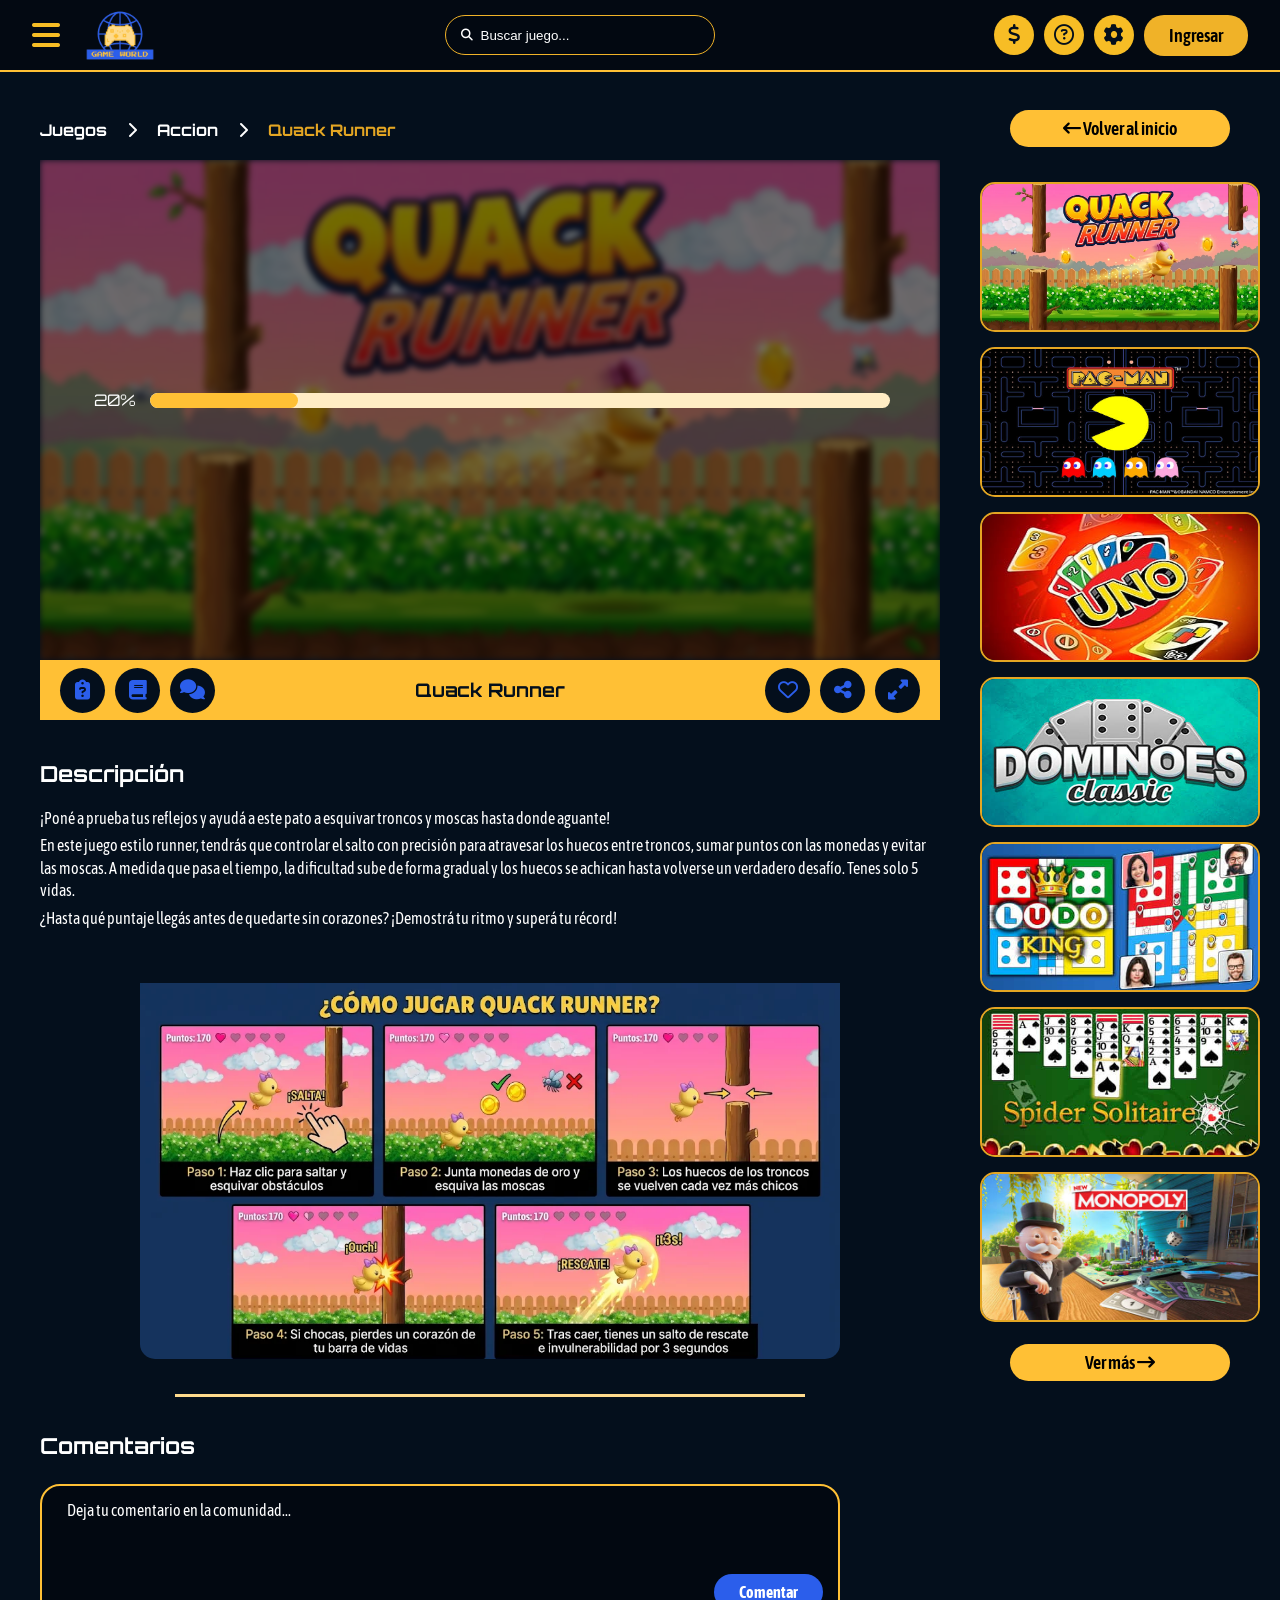
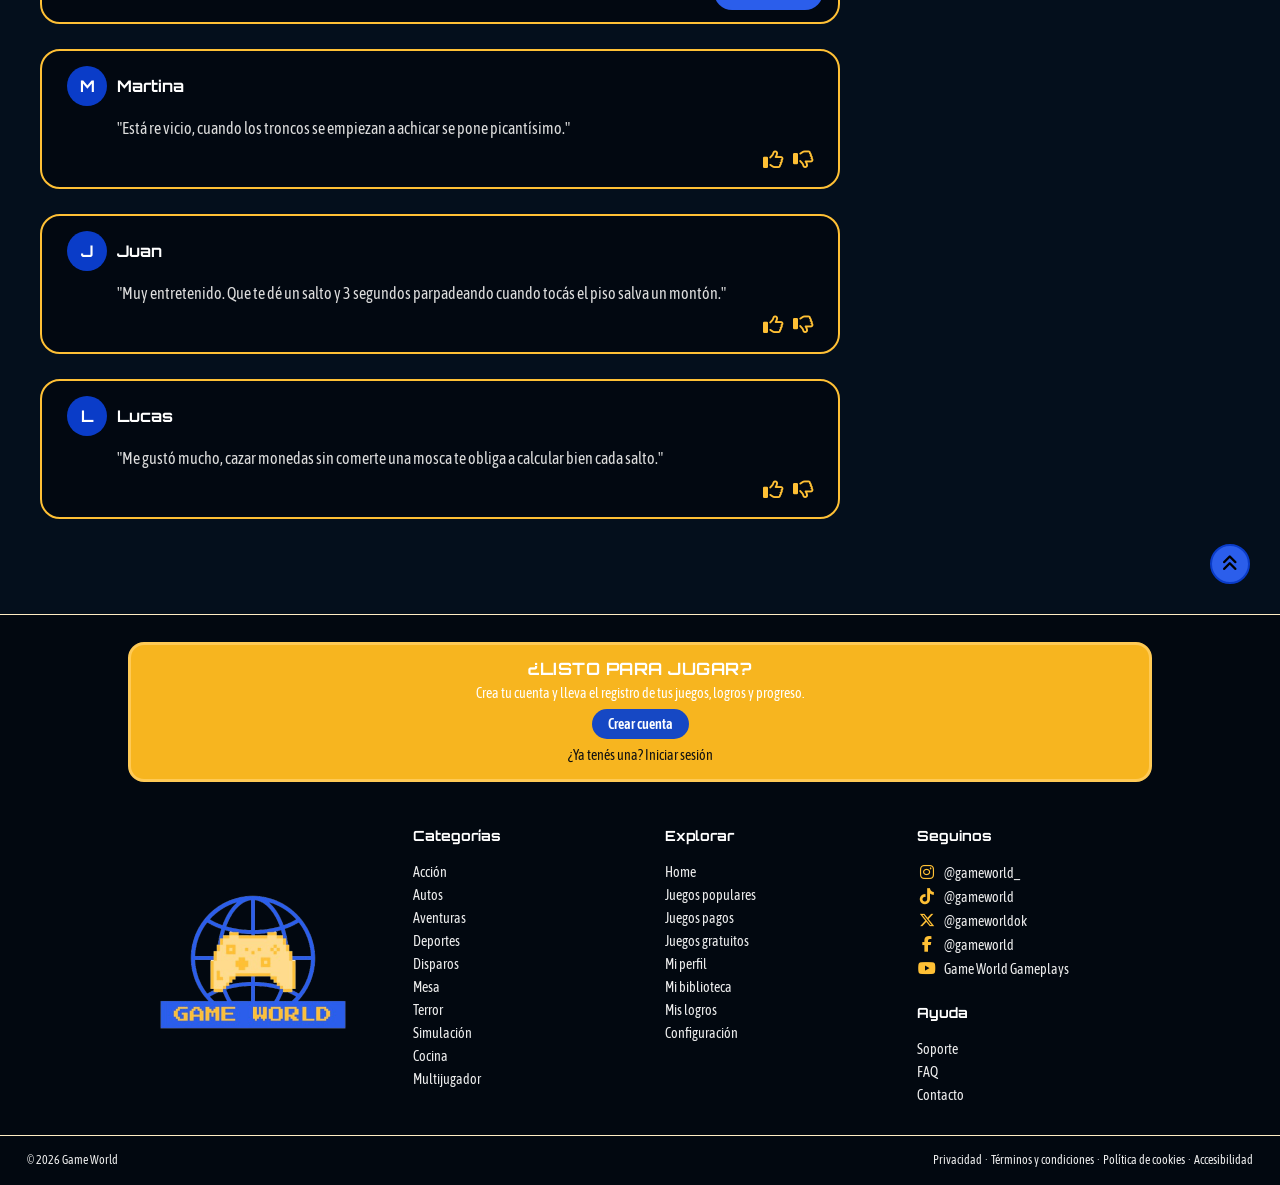
<file: entrega 5/runner.html>
<!DOCTYPE html>
<html lang="es">
<head>
    <meta charset="UTF-8">
    <meta name="viewport" content="width=device-width, initial-scale=1.0">
    <title>Quack Runner - Game World</title>
    <link rel="icon" href="img/gameWorld.ico" type="image/png">
    <link rel="stylesheet" href="css/juego.css">
    <link rel="stylesheet" href="css/runner.css">
    
    <link rel="preconnect" href="https://fonts.googleapis.com">
	<link rel="preconnect" href="https://fonts.gstatic.com" crossorigin>
	<link href="https://fonts.googleapis.com/css2?family=Asap+Condensed:ital,wght@0,200;0,300;0,400;0,500;0,600;0,700;0,800;0,900;1,200;1,300;1,400;1,500;1,600;1,700;1,800;1,900&family=Bangers&family=Luckiest+Guy&family=Orbitron:wght@400..900&family=Smooch+Sans:wght@100..900&display=swap" rel="stylesheet">
    

    <link rel="stylesheet" href="https://cdnjs.cloudflare.com/ajax/libs/font-awesome/6.5.1/css/all.min.css">
</head>
<body>

    <!-- Header -->
    <header>
        <div class="menu-logo">
            <div class="menu">
                <i class="fa-solid fa-bars"></i>
            </div>
            <a href="index.html">
                <img src="img/GameWorld-logo.png" class="logo-img" alt="Game World">
            </a>
        </div>

        <div class="buscador">
            <i class="fa-solid fa-magnifying-glass"></i>
            <input type="text" placeholder="Buscar juego...">
        </div>

        <div class="iconos">
            <div class="icono tooltip-sec" data-tooltip="Juegos pagos">
                <i class="fa-solid fa-dollar-sign"></i>
            </div>

            <div class="icono tooltip-sec" data-tooltip="FAQ">
                <i class="fa-regular fa-circle-question"></i>
            </div>

            <div class="icono ajustes tooltip-sec" data-tooltip="Ajustes de pantalla" id="boton-ajustes">
                <i class="fa-solid fa-gear"></i>

                <div class="menu-ajustes">
                    <div class="opcion-ajuste">
                        <i class="fa-solid fa-globe"></i>

                        <div class="texto-ajuste">
                            <span>Idioma</span>
                        </div>
                    </div>

                    <div class="opcion-ajuste">
                        <i class="fa-solid fa-palette"></i>

                        <div class="texto-ajuste">
                            <span>Tema</span>
                        </div>

                        <label class="switch">
                            <input type="checkbox">
                            <span class="slider">
                                <i class="fa-regular fa-moon icono-luna"></i>
                                <i class="fa-regular fa-sun icono-sol"></i>
                            </span>
                        </label>
                    </div>
                </div>
            </div>
            <button class="btn-ingresar" id="btnIngresar">Ingresar</button>

            <div class="icono perfil" id="perfilUsuario">
                A

                <div class="menu-perfil">
                    <a href="#">
                        <i class="fa-regular fa-user"></i>
                        <span>Mi perfil</span>
                    </a>

                    <a href="#">
                        <i class="fa-regular fa-bookmark"></i>
                        <span>Mi biblioteca</span>
                    </a>

                    <a href="#">
                        <i class="fa-solid fa-trophy"></i>
                        <span>Mis logros</span>
                    </a>

                    <a href="#">
                        <i class="fa-solid fa-screwdriver-wrench"></i>
                        <span>Configuración</span>
                    </a>

                    <div class="separador-perfil"></div>

                    <a href="#" class="cerrar-sesion" id="cerrarSesion">
                        <i class="fa-solid fa-arrow-right-from-bracket"></i>
                        <span>Cerrar sesión</span>
                    </a>
                </div>
            </div>
        
        </div>
    </header>

    <!-- Menú lateral -->
    <nav class="menu-lateral" id="menuLateral">
        <div class="menu-seccion">
            <a href="index.html">
                <i class="fa-solid fa-house"></i>
                <span>Home</span>
            </a>

            <a href="#">
                <i class="fa-solid fa-crown"></i>
                <span>Juegos populares</span>
            </a>

            <a href="#">
                <i class="fa-solid fa-dollar-sign"></i>
                <span>Juegos pagos</span>
            </a>

            <a href="#">
                <i class="fa-solid fa-star"></i>
                <span>Juegos gratuitos</span>
            </a>
        </div>

        <div class="menu-separador"></div>

        <div class="menu-categorias">
            <h2>Categorías</h2>

            <a href="#">
                <i class="fa-solid fa-khanda"></i>
                <span>Acción</span>
            </a>

            <a href="#">
                <i class="fa-solid fa-car"></i>
                <span>Autos</span>
            </a>

            <a href="#">
                <i class="fa-solid fa-compass"></i>
                <span>Aventuras</span>
            </a>

            <a href="#">
                <i class="fa-solid fa-basketball"></i>
                <span>Deportes</span>
            </a>

            <a href="#">
                <i class="fa-solid fa-crosshairs"></i>
                <span>Disparos</span>
            </a>

            <a href="#">
                <i class="fa-solid fa-brain"></i>
                <span>Estrategia</span>
            </a>

            <a href="#">
                <i class="fa-solid fa-dice"></i>
                <span>Mesa</span>
            </a>

            <a href="#">
                <i class="fa-solid fa-ghost"></i>
                <span>Terror</span>
            </a>

            <a href="#">
                <i class="fa-solid fa-gamepad"></i>
                <span>Simulación</span>
            </a>
        </div>
    </nav>

    <!-- Modal de ingreso -->
    <div class="modal" id="modalIngreso">
        <div class="modal-contenido" id="modal-contenido">
            <button class="cerrar-modal" onclick="cerrarModal()">
                <i class="fa-solid fa-xmark"></i>
            </button>

            <div class="tabs">
                <button class="tab activo" onclick="mostrarFormulario('login', this)">
                    Iniciar sesión
                </button>

                <button class="tab" onclick="mostrarFormulario('registro', this)">
                    Registrarse
                </button>
            </div>

            <form id="login" class="formulario activo">
                <label for="email-login">Email o nombre de usuario</label>

                <div class="input-icono">
                    <i class="fa-solid fa-user"></i>
                    <input type="email" id="email-login" placeholder="tuemail@gmail.com" required>
                </div>

                <label for="password-login">Contraseña</label>

                <div class="input-icono">
                    <i class="fa-solid fa-lock"></i>
                    <input type="password" id="password-login" placeholder="••••••••" required>
                </div>

                <button type="submit" class="btn-form">Iniciar sesión</button>

                <div class="cambiar-formulario">
                    <span>¿Todavía no tenés una cuenta?</span>

                    <button type="button" onclick="mostrarFormulario('registro')">
                        Crear cuenta
                    </button>
                </div>

                <div class="separador">
                    <span></span>
                    <p>O</p>
                    <span></span>
                </div>

                <div class="login-social">
                    <button type="button" class="btn-social google">
                        <img src="img/google-icon.png">
                        Continuar con Google
                    </button>

                    <button type="button" class="btn-social facebook">
                        <img src="img/fb-icon.webp">
                        Continuar con Facebook
                    </button>
                </div>
            </form>

            <form id="registro" class="formulario">
                <div class="campo">
                    <label for="name-register">Nombre y Apellido</label>

                    <div class="input-icono">
                        <i class="fa-solid fa-user"></i>
                        <input type="text" id="name-register" placeholder="Ingresa tu nombre completo" required>
                    </div>
                </div>

                <div class="campo">
                    <label for="nickname-register">Nickname (Opcional)</label>

                    <div class="input-icono">
                        <i class="fa-solid fa-user"></i>
                        <input type="text" id="nickname-register" placeholder="Elige un nombre de usuario">
                    </div>
                </div>

                <div class="campo">
                    <label for="email-register">Email</label>

                    <div class="input-icono">
                        <i class="fa-solid fa-envelope"></i>
                        <input type="email" id="email-register" placeholder="tuemail@gmail.com" required>
                    </div>
                </div>

                <div class="campo">
                    <label for="edad-register">Edad</label>

                    <div class="input-icono">
                        <i class="fa-solid fa-calendar"></i>
                        <input type="number" id="edad-register" placeholder="Escribe tu edad" required min="1">
                    </div>
                </div>

                <div class="campo">
                    <label for="password-register">Contraseña</label>

                    <div class="input-icono">
                        <i class="fa-solid fa-lock"></i>
                        <input type="password" id="password-register" placeholder="••••••••" required>
                    </div>
                </div>

                <div class="campo">
                    <label for="repassword-register">Repetir contraseña</label>

                    <div class="input-icono">
                        <i class="fa-solid fa-lock"></i>
                        <input type="password" id="repassword-register" placeholder="••••••••" required>
                    </div>

                    <div id="error-password" class="mensaje-error"></div>
                </div>

                <img src="img/recaptcha.png" alt="reCAPTCHA">

                <button type="submit" class="btn-crear-registro" id="btnCrearRegistro">
                    Crear cuenta
                </button>

                <div class="cambiar-formulario">
                    <span>¿Ya tenés una cuenta?</span>

                    <button type="button" onclick="mostrarFormulario('login')">
                        Iniciar sesión
                    </button>
                </div>

                <div class="separador">
                    <span></span>
                    <p>O</p>
                    <span></span>
                </div>

                <div class="login-social">
                    <button type="button" class="btn-social google">
                        <img src="img/google-icon.png">
                        Continuar con Google
                    </button>

                    <button type="button" class="btn-social facebook">
                        <img src="img/fb-icon.webp">
                        Continuar con Facebook
                    </button>
                </div>
            </form>
        </div>
    </div>

    <!-- Transición de éxito -->
    <div id="transicionExito" class="transicion-exito">
        <div class="portal">
            <div class="portal-centro">
                <img src="img/joystick-carga.png" alt="Game World">
            </div>

            <div class="portal-anillo"></div>
            <div class="portal-anillo portal-anillo-2"></div>
        </div>

        <div class="particulas">
            <span></span>
            <span></span>
            <span></span>
            <span></span>
            <span></span>
            <span></span>
            <span></span>
            <span></span>
        </div>
    </div>

    <!-- Contenido principal -->
    <main class="contenedor" id="top">
        <div class="breadcrumb">
            <a href="index.html">Juegos</a>
            <i class="fa-solid fa-chevron-right"></i>
            <span>Accion</span>
            <i class="fa-solid fa-chevron-right"></i>
            <span class="breadcrumb-active">Quack Runner</span>
        </div>

        <div class="contenido">
            <section class="principal">
                <div id="contenedorJuegoCompleto">
                    <div class="pantalla-carga" id="pantallaCargaJuego">
                        <img src="img/runner/portada.jpg" alt="Cargando Quack Runner">
                
                        <div class="loading">
                            <div class="contenedor-carga">
                                <span id="gamePorcentaje">0%</span>
                
                                <div class="barra">
                                    <div class="game-progreso"></div>
                                </div>
                            </div>
                        </div>
                    </div>
                
                    <div class="pantallaJuego" id="pantallaJuego">
                        <div id="juego">
                            <div id="pantalla-inicio">
                                <h1>QUACK RUNNER</h1>
                                <p>Hacé clic para empezar a jugar</p>
                            </div>
                            <div id="pantalla-reinicio">
                                <h1>GAME OVER</h1>
                                <p>Puntaje: <span id="puntaje-final">0</span></p>
                                <p>Mejor récord: <span id="mejor-record">0</span></p>
                                <p>Hacé clic para volver a jugar</p>
                            </div>

                            <div class="capa capa-fondo"></div>
                            <div class="capa capa-nubes"></div>
                            <div class="capa capa-cerca"></div>
                            <div class="capa capa-arbustos"></div>
                            <div class="capa capa-piso"></div>
                
                            <div id="pato" class="volando"></div>
                            <div id="troncos"></div>
                
                            <div id="hud-superior">
                                <div id="puntaje">
                                    Puntos: <span id="puntos">0</span>
                                </div>
                                <div id="vidas" class="vidas"></div>
                            </div>
                        </div>
                    </div>

                <div class="barra-juego">
                    <div class="btn-izquierdos">
                        <button class="btn-barra tooltip-acento" data-tooltip="Instrucciones" id="abrirInstrucciones">
                            <i class="fa-solid fa-clipboard-question"></i>
                        </button>

                        <a href="#descripcion" class="btn-barra tooltip-acento" data-tooltip="Descripción">
                            <i class="fa-solid fa-book"></i>
                        </a>

                        <a href="#comentarios" class="btn-barra tooltip-acento" data-tooltip="Comentarios">
                            <i class="fa-solid fa-comments"></i>
                        </a>
                    </div>

                    <h3>Quack Runner</h3>

                    <div class="btn-derechos">
                        <button class="btn-barra favorito tooltip-acento" onclick="cambiarFavorito(this)" data-tooltip="Añadir a favoritos">
                            <i class="fa-regular fa-heart"></i>
                        </button>

                        <button class="btn-barra tooltip-acento" data-tooltip="Compartir" id="abrirModalCompartir">
                            <i class="fa-solid fa-share-nodes"></i>
                        </button>

                        <button class="btn-barra tooltip-acento" id="botonPantallaCompleta" data-tooltip="Agrandar pantalla">
                            <i class="fa-solid fa-up-right-and-down-left-from-center"></i>
                        </button>
                    </div>
                </div>

                <!-- Modal compartir -->
                <div class="modal" id="modalCompartir">
                    <div class="modal-compartir">
                        <button class="cerrar-modal" id="cerrarModal">
                            <i class="fa-solid fa-xmark"></i>
                        </button>

                        <h3>Compartir en</h3>

                        <div class="redes-modal">
                            <a href="#" class="red-social instagram">
                                <i class="fa-brands fa-instagram"></i>
                            </a>

                            <a href="#" class="red-social twitter">
                                <i class="fa-brands fa-x-twitter"></i>
                            </a>

                            <a href="#" class="red-social telegram">
                                <i class="fa-regular fa-paper-plane"></i>
                            </a>

                            <a href="#" class="red-social email">
                                <i class="fa-regular fa-envelope"></i>
                            </a>

                            <a href="#" class="red-social mensajes">
                                <i class="fa-regular fa-message"></i>
                            </a>
                        </div>
                        </div>
                    </div>
                </div>

                <!-- Modal instrucciones -->
                <div class="modal" id="modalInstrucciones">
                    <div class="modal-instrucciones">
                        <button class="cerrar-modal" id="cerrarInstrucciones">
                            <i class="fa-solid fa-xmark"></i>
                        </button>

                        <h2>¿Cómo jugar?</h2>

                        <div class="instruccion">
                            <i class="fa-solid fa-bullseye"></i>

                            <div>
                                <h3>Objetivo</h3>
                                <p>
                                    Conseguí la mayor cantidad de puntos posibles mientras esquivás los troncos y recogés monedas.
                                </p>
                            </div>
                        </div>

                        <div class="instruccion">
                            <i class="fa-solid fa-layer-group"></i>

                            <div>
                                <h3>Reglas</h3>

                                <ul>
                                    <li>Presioná ESPACIO, FLECHA ARRIBA o hacé CLICK para impulsar al pato hacia arriba.</li>
                                    <li>Evitá chocar contra los troncos y el piso.</li>
                                    <li>Recogé monedas para sumar 50 puntos.</li>
                                    <li>Evitá las moscas, porque te hacen perder una vida.</li>
                                    <li>Cada tronco que superás suma 10 puntos.</li>
                                    <li>Tenés 5 vidas para jugar.</li>
                                    <li> La dificultad aumenta a medida que avanzás.</li>
                                </ul>
                            </div>
                        </div>

                        <div class="instruccion">
                            <i class="fa-solid fa-trophy"></i>

                            <div>
                                <h3>¡A jugar!</h3>
                                <p>
                                    El juego termina cuando perdés las 5 vidas. Intentá conseguir la mayor puntuación posible.
                                </p>
                            </div>
                        </div>

                        <h2>¡Buena suerte!</h2>
                    </div>
                </div>

                <section class="descripcion" id="descripcion">
                    <h2 class="titulo-seccion">Descripción</h2>

                    <p>
                        ¡Poné a prueba tus reflejos y ayudá a este pato a esquivar troncos y moscas hasta donde aguante!
                    </p>

                    <p>
                        En este juego estilo runner, tendrás que controlar el salto con precisión para atravesar los huecos entre troncos, sumar puntos con las monedas y evitar las moscas.
                        A medida que pasa el tiempo, la dificultad sube de forma gradual y los huecos se achican hasta volverse un verdadero desafío. Tenes solo 5 vidas. 
                    </p>

                    <p>
                        ¿Hasta qué puntaje llegás antes de quedarte sin corazones? ¡Demostrá tu ritmo y superá tu récord!
                    </p>

                    <div class="video">
                        <div class="video-imagen">
                            <img src="img/runner/instruccionesRunner.jpg" alt="Spider-Man Peg Solitaire">

                            <div class="video-overlay">
                                <i class="fa-solid fa-play"></i>
                                <span>Ver tutorial</span>
                            </div>
                        </div>
                    </div>
                    
                </section>

                    <!-- Modal de imagen instrucciones -->
                    <div id="modalImagen" class="modal">
                        <div class="modal-imagen-contenido">
                            <button id="cerrarModalImagen" class="cerrar-modal">
                                &times;
                            </button>

                            <img src="img/runner/instruccionesRunner.jpg" alt="Instrucciones completas">
                        </div>
                    </div>

                <hr>

                <section class="comentarios" id="comentarios">
                    <h2 class="titulo-seccion">Comentarios</h2>
                
                    <div class="caja-comentario">
                        <textarea placeholder="Deja tu comentario en la comunidad..."></textarea>
                
                        <div class="comentar">
                            <button>Comentar</button>
                        </div>
                    </div>
                
                    <div class="comentario">
                        <div class="usuario">
                            <div class="avatar">M</div>
                
                            <div class="usuario-info">
                                <p>Martina</p>
                            </div>
                        </div>
                
                        <p class="comentario-texto">
                            "Está re vicio, cuando los troncos se empiezan a achicar se pone picantísimo."
                        </p>
                
                        <div class="likes">
                            <i class="fa-regular fa-thumbs-up"></i>
                            <i class="fa-regular fa-thumbs-down"></i>
                        </div>
                    </div>
                
                    <div class="comentario">
                        <div class="usuario">
                            <div class="avatar">J</div>
                
                            <div class="usuario-info">
                                <p>Juan</p>
                            </div>
                        </div>
                
                        <p class="comentario-texto">
                            "Muy entretenido. Que te dé un salto y 3 segundos parpadeando cuando tocás el piso salva un montón."
                        </p>
                
                        <div class="likes">
                            <i class="fa-regular fa-thumbs-up"></i>
                            <i class="fa-regular fa-thumbs-down"></i>
                        </div>
                    </div>
                
                    <div class="comentario">
                        <div class="usuario">
                            <div class="avatar">L</div>
                
                            <div class="usuario-info">
                                <p>Lucas</p>
                            </div>
                        </div>
                
                        <p class="comentario-texto">
                            "Me gustó mucho, cazar monedas sin comerte una mosca te obliga a calcular bien cada salto."
                        </p>
                
                        <div class="likes">
                            <i class="fa-regular fa-thumbs-up"></i>
                            <i class="fa-regular fa-thumbs-down"></i>
                        </div>
                    </div>
                </section>
            </section>

            <aside class="sidebar">
                <div class="volver">
                    <a href="index.html">
                        <i class="fa-solid fa-arrow-left-long"></i>
                        Volver al inicio
                    </a>
                </div>

                <div id="contenedor-juegos"></div>

                <div class="ver-mas">
                    <button>
                        Ver más
                        <i class="fa-solid fa-arrow-right-long"></i>
                    </button>
                </div>
            </aside>
        </div>
    </main>

    <div class="volver-arriba">
        <a href="#top" class="tooltip-izquierda" data-tooltip="Ir hacia arriba">
            <i class="fa-solid fa-angles-up"></i>
        </a>
    </div>

    <!-- Footer -->
    <footer class="footer">
        <div class="footer-banner">
            <h2>¿LISTO PARA JUGAR?</h2>
            <p>Crea tu cuenta y lleva el registro de tus juegos, logros y progreso.</p>

            <button class="btn-crear" onclick="abrirModal(); mostrarFormulario('registro')">
                Crear cuenta
            </button>

            <p class="iniciar-sesion" onclick="abrirModal(); mostrarFormulario('login')">
                ¿Ya tenés una? Iniciar sesión
            </p>
        </div>

        <div class="footer-contenido">
            <div class="footer-logo">
                <img src="img/GameWorld-logo.png" alt="Game World">
            </div>

            <div class="footer-columna">
                <h3>Categorías</h3>

                <a href="#">Acción</a>
                <a href="#">Autos</a>
                <a href="#">Aventuras</a>
                <a href="#">Deportes</a>
                <a href="#">Disparos</a>
                <a href="#">Mesa</a>
                <a href="#">Terror</a>
                <a href="#">Simulación</a>
                <a href="#">Cocina</a>
                <a href="#">Multijugador</a>
            </div>

            <div class="footer-columna">
                <h3>Explorar</h3>

                <a href="index.html">Home</a>
                <a href="#">Juegos populares</a>
                <a href="#">Juegos pagos</a>
                <a href="#">Juegos gratuitos</a>
                <a href="#">Mi perfil</a>
                <a href="#">Mi biblioteca</a>
                <a href="#">Mis logros</a>
                <a href="#">Configuración</a>
            </div>

            <div class="footer-columna footer-social">
                <h3>Seguinos</h3>

                <a href="#">
                    <i class="fa-brands fa-instagram"></i>
                    @gameworld_
                </a>

                <a href="#">
                    <i class="fa-brands fa-tiktok"></i>
                    @gameworld
                </a>

                <a href="#">
                    <i class="fa-brands fa-x-twitter"></i>
                    @gameworldok
                </a>

                <a href="#">
                    <i class="fa-brands fa-facebook-f"></i>
                    @gameworld
                </a>

                <a href="#">
                    <i class="fa-brands fa-youtube"></i>
                    Game World Gameplays
                </a>

                <h3 class="titulo-ayuda">Ayuda</h3>

                <a href="#">Soporte</a>
                <a href="#">FAQ</a>
                <a href="#">Contacto</a>
            </div>
        </div>

        <div class="footer-inferior">
            <p>© 2026 Game World</p>

            <div class="footer-legales">
                <a href="#">Privacidad</a>
                <span>·</span>
                <a href="#">Términos y condiciones</a>
                <span>·</span>
                <a href="#">Política de cookies</a>
                <span>·</span>
                <a href="#">Accesibilidad</a>
            </div>
        </div>
    </footer>

<script src="js/models/runnerModel.js"></script>
<script src="js/views/runnerView.js"></script>
<script src="js/controllers/runnerController.js"></script>

<script src="js/juego.js"></script>
<script src="js/main.js"></script>
</body>
</html>
</file>
<file: entrega 4/css/juego.css>
* {
    box-sizing: border-box;
    margin: 0;
    padding: 0;
}
body{
    background-color: #040F1C;
    color:#fff;
    font-family: Asap Condensed;
}
#canvasBlocka {
    margin-top: 25px;
}
html {
    scrollbar-width: thin;
    scrollbar-color: #FFC035 #020810;
}
.menu-lateral {
    scrollbar-width: auto;
    scrollbar-color: #FFDB8D #020810;
}
h1, h2, h3{
    font-family: Orbitron;
}
header {
    height:72px;
    position:fixed;
    top:0;
    left:0;
    width:100%;
    z-index:1000;
    border-bottom:2px solid #FFC035;
    background-color:#030912;
    display:flex;
    align-items:center;
    padding:0 32px;
    justify-content:space-between;
}
#perfilUsuario {
    display: none;
}
.menu-logo {
    display: flex;
    align-items: center;
    gap: 15px;
}
.menu {
    font-size: 32px;
    color: #f7bd25;
    cursor: pointer;
}
.logo-img {
    width: 90px;
}
.buscador {
    width: 270px;
    height: 40px;
    background-color: #020811;
    border: 1px solid #F0B228;
    border-radius: 25px;
    display: flex;
    align-items: center;
    padding: 0 15px;
    color: white;
}
.buscador input {
    background: none;
    border: none;
    outline: none;
    color: #fff;
    width: 100%;
    margin-left: 8px;
}
.buscador input::placeholder {
    color: white;
}
.buscador:focus-within{
   border: 2px solid #F0B228;
}
.buscador i{
   font-size: 12px;
}
.iconos {
    display: flex;
    gap: 10px;
    align-items: center;
}
.icono {
    width: 40px;
    height: 40px;
    border-radius: 50%;
    background-color: #f7bd25;
    color: #040F1C;
    display: flex;
    align-items: center;
    justify-content: center;
    font-weight: bold;
}
.iconos i{
    font-size: 20px;
}
.perfil {
    font-family: Orbitron;
    background-color: #0A3CC8;
    color: white;
    width: 45px;
    height: 45px;
    position: relative;
    cursor: pointer;
}
.menu-perfil::before {
    content: "";
    position: absolute;
    top: -10px;
    left: 0;
    width: 100%;
    height: 10px;
}
.perfil:hover .menu-perfil {
    opacity: 1;
    visibility: visible;
    transform: translateY(0);
}
.menu-perfil a {
    display: flex;
    align-items: center;
    height: 42px;
    padding: 0 16px;
    color: white;
    text-decoration: none;
    font-size: 18px;
    font-weight: 500;
    font-family: Asap Condensed;
}
.menu-perfil a i {
    width: 25px;
    margin-right: 10px;
    color: #FFC035;
    text-align: center;
    font-size: 16px;
}
.menu-perfil a:hover {
    background-color: #071421;
}
.separador-perfil {
    height: 1px;
    background-color: #F0B228;
    margin: 6px 12px;
}
.ajustes {
    position: relative;
    cursor: pointer;
}
.menu-perfil, .menu-ajustes  {
    position: absolute;
    top: 48px;
    right: 0;
    width: 200px;
    background-color: #020811;
    border: 1px solid #18212b;
    border-radius: 10px;
    padding: 6px 0;
    box-shadow: 0 8px 20px rgba(0, 0, 0, 0.4);
    opacity: 0;
    visibility: hidden;
    transform: translateY(-5px);
    transition: opacity 0.2s ease, transform 0.2s ease;
    z-index: 1000;
}
.menu-ajustes.abierto {
    opacity: 1;
    visibility: visible;
    transform: translateY(0);
}
.menu-ajustes::before {
    content: "";
    position: absolute;
    top: -10px;
    left: 0;
    width: 100%;
    height: 10px;
}
.opcion-ajuste {
    display: flex;
    align-items: center;
    min-height: 55px;
    padding: 8px 15px;
}
.opcion-ajuste > i {
    width: 25px;
    margin-right: 10px;
    color: #FFC035;
    font-size: 16px;
    text-align: center;
}
.texto-ajuste {
    display: flex;
    flex-direction: column;
    flex: 1;
}
.texto-ajuste span {
    color: white;
    font-size: 18px;
    font-weight: 500;
}
.opcion-ajuste:hover {
    background-color: #071421;
}
.switch {
    position: relative;
    width: 45px;
    height: 22px;
    margin-left: 8px;
    flex-shrink: 0;
}
.switch input {
    opacity: 0;
    width: 0;
    height: 0;
}
.slider {
    position: absolute;
    inset: 0;
    background-color: #fff;
    border-radius: 20px;
    cursor: pointer;
    transition: 0.2s;
}
.slider::before {
    content: "";
    position: absolute;
    width: 16px;
    height: 16px;
    left: 3px;
    top: 3px;
    background-color: #040F1C;
    border-radius: 50%;
    transition: 0.2s;
    z-index: 2;
}
.icono-luna {
    position: absolute;
    left: 22px;
    top: 2px;
    font-size: 6px;
    color: #040F1C;
    z-index: 3;
    transition: 0.2s;
}
.icono-sol {
    position: absolute;
    right: 22px;
    top: 2px;
    font-size: 6px;
    color: #fff;
    z-index: 3;
    opacity: 0;
    transition: 0.2s;
}
.switch input:checked + .slider {
    background-color: #020811;
}
.switch input:checked + .slider::before {
    transform: translateX(20px);
    background-color: #fff;
}
.switch input:checked + .slider .icono-luna {
    opacity: 0;
}
.switch input:checked + .slider .icono-sol {
    opacity: 1;
}
.btn-ingresar {
    background-color: #F0B228;
    color: #000;
    border: none;
    border-radius: 20px;
    padding: 10px 25px;
    font-size: 18px;
    font-weight: 600;
    cursor: pointer;
}
/* MENÚ LATERAL*/
.menu-lateral {
    position: fixed;
    top: 72px;
    left: 0;
    width: 210px;
    height: calc(100vh - 72px);
    background-color: #030912;
    padding: 15px 10px;
    border-right: 2px solid #FFC035;
    overflow-y: auto;
    display: none;
    z-index: 1000;
}
.menu-lateral a {
    width: 100%;
    height: 48px;
    display: flex;
    align-items: center;
    gap: 15px;
    padding: 0 12px;
    color: #FFFFFF;
    text-decoration: none;
    font-size: 16px;
}
.menu-lateral a i {
    width: 20px;
    text-align: center;
    font-size: 18px;
}
.menu-separador {
    height: 1px;
    background-color: #E4A623;
    margin: 10px 0 18px;
}
.menu-categorias h2 {
    color: #FFFFFF;
    font-size: 18px;
    font-weight: 600;
    padding: 0 12px;
    margin-bottom: 10px;
}
.menu-lateral a.categoria-activa {
    background-color: #FFC035;
    color: #000000;
    font-weight: 600;
}
.menu-lateral.abierto {
    display: block;
}
/*contenedor*/
.contenedor {
    width: 100%;
    max-width: 1200px;
    margin: 120px auto 0;
}
button{
    font-family: Asap Condensed;
}
.breadcrumb{
    margin-top: 50px;
    font-family: Orbitron;
    display: flex;
    gap: 20px;
    align-items: center;
    font-weight: bold;
}
.breadcrumb a{
    color: inherit;
    text-decoration: none;
}
.breadcrumb-active{
    color: #E4A623;
}
.contenido{
    display: grid;
    grid-template-columns: 1fr 300px;
    gap: 30px;
}
.contenido img{
    width: 900px;
    margin-top: 20px;
    display: block;
}
.pantalla-carga, .pantallaJuego {
    width: 100%;
}
.pantalla-carga {
    position: relative;
}
.pantalla-carga img, .pantallaJuego img {
    width: 900px;
    margin-top: 20px;
    display: block;
}
.pantalla-carga img {
    filter: blur(3px) brightness(0.45);
}

#canvasJuego {
    margin-top: 20px;
    display: block;
}

.pantallaJuego {
    display: none;
}
.loading {
    width: 800px;
    text-align: center;
    color: white;
    position: absolute;
    bottom: 50%;
    left: 50%;
    transform: translateX(-50%);
}
.contenedor-carga {
    display: flex;
    align-items: center;
    gap: 15px;
}
.contenedor-carga span {
    width: 45px;
    text-align: right;
    font-family: Orbitron;
}
.barra {
    flex: 1;
    width: 800px;
    height: 15px;
    background-color: #FFEDC4;
    border-radius: 10px;
    overflow: hidden;
}
.game-progreso {
    width: 0%;
    height: 100%;
    background-color: #FFC035;
    border-radius: 10px;
    transition: width 0.5s ease;
}
/*barra juego*/
.barra-juego {
    background-color: #FFC035;
    height: 60px;
    display: flex;
    align-items: center;
    justify-content: space-between;
    padding: 0 20px;
    margin: 0;
}
.btn-izquierdos, .btn-derechos {
    display: flex;
    align-items: center;
    gap: 10px;
}
.btn-barra {
    color: #2B5EEB;
    background-color: #040F1C;
    border-radius: 50%;
    border: none;
    width: 45px;
    height: 45px;
    display: flex;
    align-items: center;
    justify-content: center;
    gap: 8px;
    text-decoration: none;
}
.btn-barra i{
   font-size: 20px;
}
.barra-juego h3 {
    color: #040F1C;
    margin: 0;
}

/* CONTENEDOR DEL JUEGO EN PANTALLA COMPLETA */
#contenedorJuegoCompleto:fullscreen {
    width: 100%;
    height: 100%;
    background-color: #040F1C;
    display: flex;
    flex-direction: column;
    justify-content: center;
    align-items: center;
    box-sizing: border-box;
    padding: 0;
}

/* CANVAS EN PANTALLA COMPLETA */
#contenedorJuegoCompleto:fullscreen #pantallaJuego {
    display: flex !important;
    justify-content: center;
    align-items: center;
    width: 100%;
    flex: none;
}

/* CANVAS */
#contenedorJuegoCompleto:fullscreen #canvasJuego {
    width: min(100%, calc((100vh - 130px) * 1.8));
    height: auto;
    max-height: calc(100vh - 130px);
    display: block;
    margin: 0 auto;
}

/* BARRA EN PANTALLA COMPLETA */
#contenedorJuegoCompleto:fullscreen .barra-juego {
    width: 100%;
    max-width: none;
    box-sizing: border-box;
    margin: 0;
    flex-shrink: 0;
}

#contenedorJuegoCompleto:fullscreen #botonPantallaCompleta[data-tooltip="Achicar pantalla"]::after {
    right: 0;
    left: auto;
    transform: translateX(-20px);
}

/*descripcion*/
.descripcion {
    margin-top: 40px;
}
.titulo-seccion {
    font-size: 22px;
    margin-bottom: 20px;
}
.descripcion p {
    font-size: 16px;
    line-height: 1.4;
    margin-bottom: 5px;
}
.modal {
    display: none;
    position: fixed;
    inset: 0;
    background-color: rgba(0, 0, 0, 0.7);
    justify-content: center;
    align-items: center;
    z-index: 1000;
}
.modal-compartir {
    position: relative;
    width: 400px;
    height: 220px;
    padding: 55px 5px;
    background-color: #040F1C;
    border: 2px solid #F0B228;
    border-radius: 15px;
    text-align: center;
    color: white;
}
.modal-compartir h3 {
    margin: 0 0 25px;
}
.redes-modal {
    display: flex;
    justify-content: center;
    gap: 15px;
    margin-top: 20px;
}
.red-social {
    width: 50px;
    height: 50px;
    border: 2px solid white;
    border-radius: 50%;
    background-color: white;
    display: flex;
    align-items: center;
    justify-content: center;
    position: relative;
    overflow: hidden;
    text-decoration: none;
}
.red-social i {
    position: relative;
    z-index: 2;
    color: #020810;
    font-size: 20px;
    transition: 0.5s;
}
.red-social::before {
    content: "";
    position: absolute;
    top: 100%;
    left: 0;
    width: 100%;
    height: 100%;
    transition: 0.5s;
    z-index: 1;
}
.red-social:hover::before {
    top: 0;
}
.red-social:hover i {
    color: white;
    transform: rotateY(360deg);
}
.instagram::before {
    background-color: #e4405f;
}
.twitter::before {
    background-color: #000;
}
.telegram::before {
    background-color: #229ED9;
}
.email::before {
    background-color: #EA4335;
}
.mensajes::before {
    background-color: #2B5EEB;
}
.modal-instrucciones {
    position: relative;
    width: 550px;
    max-height: 80vh;
    overflow-y: auto;
    padding: 30px 40px;
    background-color: #040F1C;
    border: 2px solid #F0B228;
    border-radius: 15px;
    color: white;
}
.modal-instrucciones h2 {
    text-align: center;
    margin: 0 0 10px;
    color: #fff;
    font-size: 24px;
}
.descripcion-instrucciones {
    text-align: center;
    margin-bottom: 25px;
    color: #d9d9d9;
}
.instruccion {
    display: flex;
    align-items: flex-start;
    gap: 15px;
    margin-bottom: 20px;
}
.instruccion > i {
    width: 35px;
    font-size: 22px;
    color: #FFC035;
    text-align: center;
    margin-top: 3px;
}
.instruccion h3 {
    margin: 0 0 5px;
    font-size: 18px;
    color: white;
}
.instruccion p, .instruccion ul {
    margin: 0;
    color: #c7c7c7;
    line-height: 1.5;
    font-size: 15px;
}
.cerrar-modal {
    position: absolute;
    top: 15px;
    right: 18px;
    background: none;
    border: none;
    color: white;
    font-size: 22px;
    cursor: pointer;
}
.cerrar-modal:hover {
    color: #F0B228;
}
.video {
    margin-top: 30px;
    display: flex;
    justify-content: center;
}

.video-imagen {
    position: relative;
    overflow: hidden;
    border-radius: 15px;
    width: 700px;
    height: 400px;
    cursor: pointer;
}

.video-imagen img {
    width: 100%;
    height: 100%;
    display: block;
    object-fit: contain;
    transition: transform 0.5s ease, filter 0.5s ease;
}
.video-overlay {
    position: absolute;
    inset: 0;
    display: flex;
    flex-direction: column;
    justify-content: center;
    align-items: center;
    gap: 10px;
    background-color: rgba(0, 0, 0, 0.55);
    opacity: 0;
    transition: opacity 0.3s ease;
}
.video-overlay i {
    width: 55px;
    height: 55px;
    border-radius: 50%;
    display: flex;
    justify-content: center;
    align-items: center;
    background-color: #FFC035;
    color: #020810;
    font-size: 20px;
    padding-left: 3px;
    transform: scale(0.8);
    transition: transform 0.3s ease;
}
.video-overlay span {
    color: white;
    font-weight: 600;
}

.modal-imagen-contenido {
    position: relative;
    width: 85vw;
    max-width: 900px;
    display: flex;
    justify-content: center;
    align-items: center;
}

.modal-imagen-contenido img {
    display: block;
    width: 100%;
    height: auto;
    max-height: 85vh;
    object-fit: contain;
    border-radius: 10px;
}

#modalImagen .cerrar-modal {
    top: 10px;
    right: 10px;
    width: 40px;
    height: 40px;
}

#modalImagen button {
    font-size: 2.2rem;
}

hr {
    border: none;
    height: 3px;
    background-color: #FFDB8D;
    width: 70%;
    margin: 35px auto;
}
/*comentarios*/
.comentarios {
    margin-top: 20px;
}
.caja-comentario, .comentario {
    border: 2px solid #FFC035;
    border-radius: 20px;
    padding: 15px;
    margin: 25px 0;
    background-color: #020811;
    width: 800px;
    height: 140px;
}
.caja-comentario textarea {
    width: 100%;
    min-height: 60px;
    resize: none;
    background: transparent;
    border: none;
    outline: none;
    color: #fff;
    font-size: 16px;
    font-family:  Asap Condensed;
    padding: 0 10px;
}
.caja-comentario textarea::placeholder{
    color: #fff;   
}
.comentar {
    display: flex;
    justify-content: flex-end;
    margin-top: 10px;
}
.comentar button {
    background-color: #2B5EEB;
    color: #fff;
    border: none;
    border-radius: 20px;
    padding: 9px 25px;
    font-weight: bold;
    font-size: 16px;
    cursor: pointer;
}
.comentar button:hover{
    background-color: #668DF9;
    box-shadow: 0 4px 8px rgba(0, 0, 0, 0.4);
}
.comentar button:active{
    background-color: #1B4A81;
    box-shadow: inset 0 2px 5px rgba(0, 0, 0, 0.4);
}
.usuario {
    display: flex;
    align-items: center;
    margin-bottom: 10px;
}
.avatar {
    width: 40px;
    height: 40px;
    border-radius: 50%;
    background-color: #0A3CC8;
    display: flex;
    align-items: center;
    justify-content: center;
    font-weight: bold;
    font-family: Orbitron;
    font-size: 16px;
    margin-left: 10px;
}
.usuario-info p {
    font-family: Orbitron;
    font-size: 16px;
    font-weight: bold;   
    margin-left: 10px; 
}
.comentario-texto {
    line-height: 1.5;
    color: #ddd;
    font-size: 16px;
    margin-left: 60px;
}
.likes {
    display: flex;
    justify-content: flex-end;
    gap: 10px;
    margin-top: 10px;
    margin-right: 10px;
}
.likes i {
    font-size: 20px;
    color: #FFC035;
    cursor: pointer;
    transition: transform 0.2s ease, color 0.2s ease;
}
.likes i:hover {
    transform: translateY(-3px) scale(1.15);
    color: #4573F3;
}
.likes i:active {
    transform: scale(0.9);
}
.likes i.activo {
    color: #2B5EEB;
    transform: scale(1.15);
}
/*tooltips*/
.tooltip-acento, .tooltip-sec, .tooltip-izquierda {
    position: relative;
}
.tooltip-acento::after,
.tooltip-sec::after,
.tooltip-izquierda::after {
    content: attr(data-tooltip);
    position: absolute;
    color: white;
    padding: 6px 15px;
    border-radius: 5px;
    font-size: 16px;
    font-weight: 500;
    opacity: 0;
    visibility: hidden;
    transition: opacity 0.2s;
    white-space: nowrap;
}
.tooltip-acento::after {
    bottom: calc(120% + 7px);
    left: 50%;
    transform: translateX(-50%);
    background-color: #2B5EEB;
}
.tooltip-acento::before {
    content: "";
    position: absolute;
    bottom: 120%;
    left: 50%;
    transform: translateX(-50%);
    border-left: 7px solid transparent;
    border-right: 7px solid transparent;
    border-top: 7px solid #2B5EEB;
    opacity: 0;
    visibility: hidden;
    transition: opacity 0.2s;
}
.tooltip-sec::after {
    top: calc(120% + 7px);
    left: 50%;
    transform: translateX(-50%);   
    background-color: #F0B228;
    color: #020811;
}
.tooltip-sec::before {
    content: "";
    position: absolute;
    top: calc(120% + 1px);
    left: 50%;
    transform: translateX(-50%);    
    border-left: 7px solid transparent;
    border-right: 7px solid transparent;
    border-bottom: 7px solid #F0B228;   
    opacity: 0;
    visibility: hidden;
    transition: opacity 0.2s;
}
.tooltip-sec:hover::before, .tooltip-sec:hover::after,
.tooltip-acento:hover::before, .tooltip-acento:hover::after,
.tooltip-izquierda:hover::before, .tooltip-izquierda:hover::after {
    opacity: 1;
    visibility: visible;
}
.tooltip-izquierda::after {
    right: calc(100% + 12px);
    top: 50%;
    transform: translateY(-50%);
    background-color: #2B5EEB;
}
.tooltip-izquierda::before {
    content: "";
    position: absolute;
    right: calc(100% + 5px);
    top: 50%;
    transform: translateY(-50%);
    border-top: 7px solid transparent;
    border-bottom: 7px solid transparent;
    border-left: 7px solid #2B5EEB;
    opacity: 0;
    visibility: hidden;
    transition: opacity 0.2s;
}
/*sidebar de cards juegos*/
.sidebar {
    width: 100%;
    display: flex;
    flex-direction: column;
    align-items: center;
}
.volver {
    display: flex;
    justify-content: flex-end;
    margin-bottom: 20px;
    margin-top: -30px;
}
.volver a, .ver-mas button {
    display: inline-block;
    background-color: #FFC035;
    color: #000;
    border: none;
    border-radius: 25px;
    width: 220px;
    padding: 8px 0;
    font-size: 18px;
    font-weight: 600;
    cursor: pointer;
    text-decoration: none;
    text-align: center;
}
.volver a:hover, .ver-mas button:hover{
    background-color: #FFDB8D;
    box-shadow: 0 4px 8px rgba(0, 0, 0, 0.4);
}
.volver a:active, .ver-mas button:active{
    background-color: #E4A623;
    box-shadow: inset 0 2px 5px rgba(0, 0, 0, 0.4);
}
.card-juego {
    position: relative;
    width: 280px;
    height: 150px;
    border: 2px solid #E4A623;
    border-radius: 15px;
    overflow: hidden;
    margin-bottom: 12px;
    background-color: #071421;
    flex-shrink: 0;
    margin-top: 15px;
}
.card-juego img {
    width: 100%;
    height: 100%;
    margin-top: -0.5px;
    transition: filter 0.3s ease, transform 0.3s ease;
}
.overlay {
    position: absolute;
    inset: 0;
    display: flex;
    flex-direction: column;
    justify-content: center;
    align-items: center;
    background-color: rgba(0, 0, 0, 0.65);
    opacity: 0;
    transition: opacity 0.3s ease;
}
.card-juego:hover img {
    filter: blur(3px) brightness(0.5);
    transform: scale(1.03);
}
.card-juego:hover .overlay {
    opacity: 1;
}
.overlay h3 {
    color: white;
    font-size: 18px;
    margin: 0 0 12px;
    text-align: center;   
    width: 100%;          
    padding: 0 10px;
}
.btn-jugar {
    background-color: #F0B228;
    color: #000;
    border: none;
    border-radius: 20px;
    width: 100px;
    padding: 8px 0;
    font-size: 16px;
    font-weight: 600;
    cursor: pointer;
    margin-bottom: 10px;
}
.btn-jugar:hover, .btn-ingresar:hover{
    background-color: #FFDB8D;
}
.btn-jugar:focus, .btn-ingresar:focus{
    background-color: #F8B82C;
    outline: 1px solid #91AEFF;
}
.btn-jugar:active, .btn-ingresar:active{
    background-color: #E4A623;
    box-shadow: inset 0 2px 5px rgba(0, 0, 0, 0.4);
}
.fav {
    display: flex;
    align-items: center;
    justify-content: center;
    gap: 6px;
    background: none;
    border: none;
    color: white;
    cursor: pointer;
    font-size: 14px;
}
.fav i {
    font-size: 14px;
}
.ver-mas {
    display: flex;
    justify-content: center;
    margin-top: 10px;
}
.volver-arriba {
    display: flex;
    justify-content: flex-end;
    padding: 0 30px 30px;
}
.volver-arriba a {
    width: 40px;
    height: 40px;
    display: flex;
    align-items: center;
    justify-content: center;
    background-color: #2B5EEB;
    border: 2px solid #0A3CC8;
    border-radius: 50%;
    color: #000000;
    text-decoration: none;
    font-size: 18px;
}
.volver-arriba a:hover {
    font-size: 20px;
}
.volver-arriba a:active {
    box-shadow: inset 0 3px 6px rgba(0, 0, 0, 0.7);
}
/*footer*/
.footer {
    width: 100%;
    background-color: #020810;
    color: white;
    border-top: 1px solid #FFEDC4;
}
.footer-banner {
    width: 80%;
    height: 140px;
    margin: 27px auto 16px;
    padding: 8px 20px;
    background-color: #f7b51f;
    border: 3px solid #FFCA55;
    border-radius: 16px;
    color: #ffffff;
    display: flex;
    flex-direction: column;
    align-items: center;
    justify-content: center;
}
.footer-banner h2 {
    margin: 2px;
    font-size: 17px;
    font-weight: bold;
    letter-spacing: 0.5px;
}
.footer-banner p {
    margin: 4px;
    font-size: 14px;
}
.btn-crear {
    padding: 7px 16px;
    margin: 4px 0;
    background-color: #1648c4;
    color: #fff;
    border: none;
    border-radius: 25px;
    font-size: 14px;
    font-weight: 600;
    cursor: pointer;
}
.btn-crear:hover{
    background-color: #668DF9;
}
.btn-crear:focus{
    background-color: #2B5EEB;
    outline: 1px solid #91AEFF;
}
.btn-crear:active{
    background-color: #0A3CC8;
    box-shadow: inset 0 2px 5px rgba(0, 0, 0, 0.4);
}
.iniciar-sesion {
    color: #111111;
    font-size: 10px;
}
.footer-contenido {
    width: 80%;
    margin: 25px auto;
    display: grid;
    grid-template-columns: 1.25fr 1.25fr 1.25fr 1.35fr;
    column-gap: 35px;
}
.footer-logo {
    display: flex;
    align-items: center;
    justify-content: center;
}
.footer-logo img {
    width: 250px;
    height: auto;
}
.footer-columna {
    display: flex;
    flex-direction: column;
    align-items: flex-start;
}
.footer-columna h3 {
    margin: 20px 0px;
    font-size: 14px;
    font-weight: bold;
    color: #ffffff;
}
.footer-columna a {
    margin-bottom: 7px;
    color: #eeeeee;
    text-decoration: none;
    font-size: 14px;
}
.footer-social a i {
    display: inline-block;
    width: 20px;
    text-align: center;
    font-size: 16px;
    color: #FFC035;
    margin-right: 5px;
}
.footer-inferior {
    width: 100%;
    height: 50px;
    padding: 0 27px;
    box-sizing: border-box;
    border-top: 1px solid #FFEDC4;
    display: flex;
    align-items: center;
    justify-content: space-between;
}
.footer-inferior p {
    margin: 0;
    font-size: 12px;
    color: #eeeeee;
}
.footer-legales {
    display: flex;
    align-items: center;
    gap: 3px;
}
.footer-legales a,
.footer-legales span {
    font-size: 12px;
    color: #eeeeee;
    text-decoration: none;
}
/* registro */
.modal {
    display: none;
    position: fixed;
    z-index: 1000;
    inset: 0;
    background-color: rgba(2, 8, 16, 0.75);
    justify-content: center;
    align-items: center;
}
.modal-contenido {
    position: relative;
    width: 380px;
    background-color: #040F1C;
    border: 2px solid #F0B228;
    border-radius: 15px;
    overflow: hidden;
    box-shadow: 0 10px 40px rgba(0, 0, 0, 0.5);
    transition: width 0.3s ease; 
}
.modal-contenido.registro-grande {
    width: 600px;
}
.cerrar-modal {
    position: absolute;
    top: 12px;
    right: 15px;
    background: none;
    border: none;
    color: white;
    font-size: 28px;
    cursor: pointer;
    z-index: 2;
}
.cerrar-modal:hover {
    color: #F0B228;
}
.tabs {
    display: flex;
    width: 100%;
    border-bottom: 1px solid #F0B228;
}
.tab {
    width: 50%;
    padding: 18px 10px;
    background-color: #020810;
    border: none;
    color: #9da8b3;
    font-size: 17px;
    font-weight: bold;
    cursor: pointer;
}
.tab:hover {
    color: white;
}
.tab.activo {
    color: #F0B228;
    border-bottom: 3px solid #F0B228;
}
.formulario {
    display: none;
    padding: 30px 30px 35px;
    max-height: 85vh;
    overflow-y: auto;
}
.formulario.activo {
    display: flex;
    flex-direction: column;
}
.formulario h2 {
    margin: 0 0 8px;
    color: white;
    font-size: 27px;
}
.formulario p {
    margin: 0 0 25px;
    color: #9da8b3;
    font-size: 14px;
}
.formulario img{
    width: 250px;
    margin: 8px auto;
    display: block;
    object-fit: contain;
}
.formulario label {
    margin-bottom: 7px;
    color: white;
    font-size: 14px;
    font-weight: 500;
}
.formulario input {
    width: 100%;
    box-sizing: border-box;
    padding: 12px 14px;
    margin-bottom: 18px;
    background-color: #020810;
    border: 1px solid #fff;
    border-radius: 10px;
    color: white;
    font-size: 15px;
    outline: none;
}
.formulario input:focus {
    border-color: #f7bd25;
}
.formulario input::placeholder {
    color: #687582;
}
.input-error {
    border: 2px solid #e74c3c !important;
}
.mensaje-error {
    color: #e74c3c;
    font-size: 13px;
    margin: 3px;
}
#registro.formulario.activo {
    display: grid;
    grid-template-columns: 1fr 1fr;
    column-gap: 15px;
    row-gap: 0;
}
#registro .campo {
    display: flex;
    flex-direction: column;
}
#registro .btn-crear, #registro .btn-crear-registro, #registro .separador,
#registro .login-social, #registro .cambiar-formulario, .formulario img {
    grid-column: 1 / 3;
}
.btn-form, form .btn-crear {
    width: 200px;
    margin: 5px auto 0;
    padding: 12px;
    color: #020810;
    border: none;
    border-radius: 25px;
    font-size: 16px;
    font-weight: bold;
    cursor: pointer;   
}
.btn-form{
    background-color: #f7bd25;
}
.btn-form:hover {
    background-color: #ffd35a;
}
.link-form {
    margin-top: 18px;
    text-align: center;
    color: #5f8fff;
    font-size: 14px;
    text-decoration: none;
}
.link-form:hover {
    text-decoration: underline;
}
.input-icono {
    position: relative;
    width: 100%;
    margin-bottom: 18px;
}
.input-icono i {
    position: absolute;
    left: 14px;
    top: 50%;
    transform: translateY(-50%);
    color: #fff;
    font-size: 16px;
}
.input-icono input {
    margin: 0;
    padding-left: 42px;
}
.separador {
    display: flex;
    align-items: center;
    gap: 12px;
    margin: 25px 0 20px;
}
.separador span {
    flex: 1;
    height: 1px;
    background-color: #354352;
}
.separador p {
    margin: 0;
    color: #7d8995;
    font-size: 14px;
}
.login-social {
    display: flex;
    flex-direction: column;
    align-items: center;
    justify-content: center;
    gap: 12px;
}
.btn-social {
    height: 45px;
    width: 270px;
    border: 1px solid #354352;
    border-radius: 25px;
    background-color: #020810;
    color: white;
    font-size: 14px;
    font-weight: 500;
    cursor: pointer;
    display: flex;
    align-items: center;
    justify-content: flex-start;
    padding-left: 55px;
    gap: 15px;                     
    line-height: 1;        
    transition: background-color 0.2s ease, border-color 0.2s ease;
}
.btn-social img {
    width: 22px;
    height: 22px;
    display: block;         
    object-fit: contain;    
    margin: 0;            
}
.btn-social:hover {
    background-color: #101d2a;
    border-color: #526273;
}
.cambiar-formulario {
    width: 100%;
    display: flex;
    justify-content: center;
    align-items: center;
    margin-top: 20px;
    color: #9da8b3;
    font-size: 14px;
}
.cambiar-formulario button {
    background: none;
    border: none;
    color: #5f8fff;
    font-size: 14px;
    cursor: pointer;
    padding: 0;
    margin-left: 5px;
}
.cambiar-formulario button:hover {
    text-decoration: underline;
}
.btn-crear-registro{
    width: 200px;
    height: 45px;
    margin: 5px auto 0;
    background-color: #f7bd25;
    color: #020810;
    border: none;
    border-radius: 25px;
    font-size: 16px;
    font-weight: bold;
    cursor: pointer;
    transition: width 0.4s ease, height 0.4s ease, border-radius 0.4s ease, background-color 0.3s ease;
}
.btn-crear-registro.cargando {
    width: 45px;
    height: 45px;
    padding: 0;
    border-radius: 50%;
    background-color: transparent;
    border: 3px solid #354352;
    border-left-color: #f7bd25;
    color: transparent;
    transition: width 0.4s ease, height 0.4s ease, border-radius 0.4s ease,background-color 0.3s ease;
}
.btn-crear-registro.exito {
    width: 45px;
    height: 45px;
    padding: 0;
    border-radius: 50%;
    background-color: #1ecd97;
    color: white;
    font-size: 20px;
}
/* ANIMACIÓN DE LOGIN / REGISTRO EXITOSO*/
.transicion-exito {
    position: fixed;
    inset: 0;
    z-index: 9999;
    background-color: #020810;
    display: flex;
    justify-content: center;
    align-items: center;
    opacity: 0;
    visibility: hidden;
    transition:opacity 0.4s ease, visibility 0.4s ease;
}
.transicion-exito.activa {
    opacity: 1;
    visibility: visible;
}
.portal {
    position: relative;
    width: 120px;
    height: 120px;
    transform: scale(0);
    transition:transform 0.7s cubic-bezier(.17, .67, .3, 1.3);
}
.transicion-exito.activa .portal {
    transform: scale(1);
}
.portal-centro {
    position: absolute;
    width: 65px;
    height: 65px;
    top: 50%;
    left: 50%;
    transform: translate(-50%, -50%) scale(0);
    border-radius: 50%;
    background-color: #F0B228;
    display: flex;
    align-items: center;
    justify-content: center;
    box-shadow: 0 0 15px #f7bd25, 0 0 35px #f7bd25, 0 0 70px rgba(247, 189, 37, 0.7);
    transition: transform 0.5s ease 0.25s;
}
.portal-centro img {
    width: 45px;
    height: 45px;
    object-fit: contain;
    margin: 0;
}
.transicion-exito.activa .portal-centro {
    transform: translate(-50%, -50%) scale(1);
}
.portal-anillo {
    position: absolute;
    inset: 0;
    border: 2px solid #f7bd25;
    border-radius: 50%;
    transform: scale(0.4);
    opacity: 0;
    transition: transform 0.8s ease, opacity 0.4s ease;
}
.transicion-exito.activa .portal-anillo {
    transform: scale(1.4);
    opacity: 1;
}
.portal-anillo-2 {
    border-color: rgba(255, 255, 255, 0.6);
    transition-delay: 0.15s;
}
.transicion-exito.activa .portal-anillo-2 {
    transform: scale(2);
    opacity: 0;
}
.particulas {
    position: absolute;
    width: 300px;
    height: 300px;
    pointer-events: none;
}
.particulas span {
    position: absolute;
    width: 5px;
    height: 5px;
    border-radius: 50%;
    background-color: #f7bd25;
    opacity: 0;
    transform: scale(0);
    transition: transform 0.7s ease, opacity 0.3s ease;
}
.particulas span:nth-child(1) {
    left: 20%;
    top: 30%;
}
.particulas span:nth-child(2) {
    left: 75%;
    top: 25%;
}
.particulas span:nth-child(3) {
    left: 15%;
    top: 65%;
}
.particulas span:nth-child(4) {
    left: 80%;
    top: 70%;
}
.particulas span:nth-child(5) {
    left: 50%;
    top: 10%;
}
.particulas span:nth-child(6) {
    left: 50%;
    top: 90%;
}
.particulas span:nth-child(7) {
    left: 10%;
    top: 48%;
}
.particulas span:nth-child(8) {
    left: 90%;
    top: 48%;
}
/* Movimiento */
.transicion-exito.activa .particulas span {
    opacity: 1;
    transform: scale(1);
}
.transicion-exito.activa .particulas span:nth-child(1) {
    transform: translate(-70px, -60px) scale(1);
}
.transicion-exito.activa .particulas span:nth-child(2) {
    transform: translate(70px, -50px) scale(1);
}
.transicion-exito.activa .particulas span:nth-child(3) {
    transform: translate(-80px, 60px) scale(1);
}
.transicion-exito.activa .particulas span:nth-child(4) {
    transform: translate(80px, 65px) scale(1);
}
.transicion-exito.activa .particulas span:nth-child(5) {
    transform: translate(0, -90px) scale(1);
}
.transicion-exito.activa .particulas span:nth-child(6) {
    transform: translate(0, 90px) scale(1);
}
.transicion-exito.activa .particulas span:nth-child(7) {
    transform: translate(-100px, 0) scale(1);
}
.transicion-exito.activa .particulas span:nth-child(8) {
    transform: translate(100px, 0) scale(1);
}

/* TABLERO PEG SOLITAIRE */

#tableroJuego {
    width: 630px;
    height: 630px;
    margin: 30px auto;
    position: relative;

    background-image: url("img/tablero.jpg");
    background-size: cover;
    background-position: center;
    background-repeat: no-repeat;
}

/* FICHAS */

.ficha {
    position: absolute;
    width: 60px;
    height: 60px;
    object-fit: cover;
    border-radius: 50%;
}
</file>
<file: entrega 5/css/juego.css>
* {
    box-sizing: border-box;
    margin: 0;
    padding: 0;
}
body{
    background-color: #040F1C;
    color:#fff;
    font-family: Asap Condensed;
}
#canvasBlocka {
    margin-top: 25px;
}
html {
    scrollbar-width: thin;
    scrollbar-color: #FFC035 #020810;
}
.menu-lateral {
    scrollbar-width: auto;
    scrollbar-color: #FFDB8D #020810;
}
h1, h2, h3{
    font-family: Orbitron;
}
header {
    height:72px;
    position:fixed;
    top:0;
    left:0;
    width:100%;
    z-index:1000;
    border-bottom:2px solid #FFC035;
    background-color:#030912;
    display:flex;
    align-items:center;
    padding:0 32px;
    justify-content:space-between;
}
#perfilUsuario {
    display: none;
}
.menu-logo {
    display: flex;
    align-items: center;
    gap: 15px;
}
.menu {
    font-size: 32px;
    color: #f7bd25;
    cursor: pointer;
}
.logo-img {
    width: 90px;
}
.buscador {
    width: 270px;
    height: 40px;
    background-color: #020811;
    border: 1px solid #F0B228;
    border-radius: 25px;
    display: flex;
    align-items: center;
    padding: 0 15px;
    color: white;
}
.buscador input {
    background: none;
    border: none;
    outline: none;
    color: #fff;
    width: 100%;
    margin-left: 8px;
}
.buscador input::placeholder {
    color: white;
}
.buscador:focus-within{
   border: 2px solid #F0B228;
}
.buscador i{
   font-size: 12px;
}
.iconos {
    display: flex;
    gap: 10px;
    align-items: center;
}
.icono {
    width: 40px;
    height: 40px;
    border-radius: 50%;
    background-color: #f7bd25;
    color: #040F1C;
    display: flex;
    align-items: center;
    justify-content: center;
    font-weight: bold;
}
.iconos i{
    font-size: 20px;
}
.perfil {
    font-family: Orbitron;
    background-color: #0A3CC8;
    color: white;
    width: 45px;
    height: 45px;
    position: relative;
    cursor: pointer;
}
.menu-perfil::before {
    content: "";
    position: absolute;
    top: -10px;
    left: 0;
    width: 100%;
    height: 10px;
}
.perfil:hover .menu-perfil {
    opacity: 1;
    visibility: visible;
    transform: translateY(0);
}
.menu-perfil a {
    display: flex;
    align-items: center;
    height: 42px;
    padding: 0 16px;
    color: white;
    text-decoration: none;
    font-size: 18px;
    font-weight: 500;
    font-family: Asap Condensed;
}
.menu-perfil a i {
    width: 25px;
    margin-right: 10px;
    color: #FFC035;
    text-align: center;
    font-size: 16px;
}
.menu-perfil a:hover {
    background-color: #071421;
}
.separador-perfil {
    height: 1px;
    background-color: #F0B228;
    margin: 6px 12px;
}
.ajustes {
    position: relative;
    cursor: pointer;
}
.menu-perfil, .menu-ajustes  {
    position: absolute;
    top: 48px;
    right: 0;
    width: 200px;
    background-color: #020811;
    border: 1px solid #18212b;
    border-radius: 10px;
    padding: 6px 0;
    box-shadow: 0 8px 20px rgba(0, 0, 0, 0.4);
    opacity: 0;
    visibility: hidden;
    transform: translateY(-5px);
    transition: opacity 0.2s ease, transform 0.2s ease;
    z-index: 1000;
}
.menu-ajustes.abierto {
    opacity: 1;
    visibility: visible;
    transform: translateY(0);
}
.menu-ajustes::before {
    content: "";
    position: absolute;
    top: -10px;
    left: 0;
    width: 100%;
    height: 10px;
}
.opcion-ajuste {
    display: flex;
    align-items: center;
    min-height: 55px;
    padding: 8px 15px;
}
.opcion-ajuste > i {
    width: 25px;
    margin-right: 10px;
    color: #FFC035;
    font-size: 16px;
    text-align: center;
}
.texto-ajuste {
    display: flex;
    flex-direction: column;
    flex: 1;
}
.texto-ajuste span {
    color: white;
    font-size: 18px;
    font-weight: 500;
}
.opcion-ajuste:hover {
    background-color: #071421;
}
.switch {
    position: relative;
    width: 45px;
    height: 22px;
    margin-left: 8px;
    flex-shrink: 0;
}
.switch input {
    opacity: 0;
    width: 0;
    height: 0;
}
.slider {
    position: absolute;
    inset: 0;
    background-color: #fff;
    border-radius: 20px;
    cursor: pointer;
    transition: 0.2s;
}
.slider::before {
    content: "";
    position: absolute;
    width: 16px;
    height: 16px;
    left: 3px;
    top: 3px;
    background-color: #040F1C;
    border-radius: 50%;
    transition: 0.2s;
    z-index: 2;
}
.icono-luna {
    position: absolute;
    left: 22px;
    top: 2px;
    font-size: 6px;
    color: #040F1C;
    z-index: 3;
    transition: 0.2s;
}
.icono-sol {
    position: absolute;
    right: 22px;
    top: 2px;
    font-size: 6px;
    color: #fff;
    z-index: 3;
    opacity: 0;
    transition: 0.2s;
}
.switch input:checked + .slider {
    background-color: #020811;
}
.switch input:checked + .slider::before {
    transform: translateX(20px);
    background-color: #fff;
}
.switch input:checked + .slider .icono-luna {
    opacity: 0;
}
.switch input:checked + .slider .icono-sol {
    opacity: 1;
}
.btn-ingresar {
    background-color: #F0B228;
    color: #000;
    border: none;
    border-radius: 20px;
    padding: 10px 25px;
    font-size: 18px;
    font-weight: 600;
    cursor: pointer;
}
/* MENÚ LATERAL*/
.menu-lateral {
    position: fixed;
    top: 72px;
    left: 0;
    width: 210px;
    height: calc(100vh - 72px);
    background-color: #030912;
    padding: 15px 10px;
    border-right: 2px solid #FFC035;
    overflow-y: auto;
    display: none;
    z-index: 1000;
}
.menu-lateral a {
    width: 100%;
    height: 48px;
    display: flex;
    align-items: center;
    gap: 15px;
    padding: 0 12px;
    color: #FFFFFF;
    text-decoration: none;
    font-size: 16px;
}
.menu-lateral a i {
    width: 20px;
    text-align: center;
    font-size: 18px;
}
.menu-separador {
    height: 1px;
    background-color: #E4A623;
    margin: 10px 0 18px;
}
.menu-categorias h2 {
    color: #FFFFFF;
    font-size: 18px;
    font-weight: 600;
    padding: 0 12px;
    margin-bottom: 10px;
}
.menu-lateral a.categoria-activa {
    background-color: #FFC035;
    color: #000000;
    font-weight: 600;
}
.menu-lateral.abierto {
    display: block;
}
/*contenedor*/
.contenedor {
    width: 100%;
    max-width: 1200px;
    margin: 120px auto 0;
}
button{
    font-family: Asap Condensed;
}
.breadcrumb{
    margin-top: 50px;
    font-family: Orbitron;
    display: flex;
    gap: 20px;
    align-items: center;
    font-weight: bold;
}
.breadcrumb a{
    color: inherit;
    text-decoration: none;
}
.breadcrumb-active{
    color: #E4A623;
}
.contenido{
    display: grid;
    grid-template-columns: 1fr 300px;
    gap: 30px;
}
.contenido img{
    width: 900px;
    margin-top: 20px;
    display: block;
}
.pantalla-carga, .pantallaJuego {
    width: 100%;
}
.pantalla-carga {
    position: relative;
}
.pantalla-carga img, .pantallaJuego img {
    width: 900px;
    margin-top: 20px;
    display: block;
}
.pantalla-carga img {
    filter: blur(3px) brightness(0.45);
}

#canvasJuego {
    margin-top: 20px;
    display: block;
}

.pantallaJuego {
    display: none;
}
.loading {
    width: 800px;
    text-align: center;
    color: white;
    position: absolute;
    bottom: 50%;
    left: 50%;
    transform: translateX(-50%);
}
.contenedor-carga {
    display: flex;
    align-items: center;
    gap: 15px;
}
.contenedor-carga span {
    width: 45px;
    text-align: right;
    font-family: Orbitron;
}
.barra {
    flex: 1;
    width: 800px;
    height: 15px;
    background-color: #FFEDC4;
    border-radius: 10px;
    overflow: hidden;
}
.game-progreso {
    width: 0%;
    height: 100%;
    background-color: #FFC035;
    border-radius: 10px;
    transition: width 0.5s ease;
}
/*barra juego*/
.barra-juego {
    background-color: #FFC035;
    height: 60px;
    display: flex;
    align-items: center;
    justify-content: space-between;
    padding: 0 20px;
    margin: 0;
}
.btn-izquierdos, .btn-derechos {
    display: flex;
    align-items: center;
    gap: 10px;
}
.btn-barra {
    color: #2B5EEB;
    background-color: #040F1C;
    border-radius: 50%;
    border: none;
    width: 45px;
    height: 45px;
    display: flex;
    align-items: center;
    justify-content: center;
    gap: 8px;
    text-decoration: none;
}
.btn-barra i{
   font-size: 20px;
}
.barra-juego h3 {
    color: #040F1C;
    margin: 0;
}

/* CONTENEDOR DEL JUEGO EN PANTALLA COMPLETA */
#contenedorJuegoCompleto:fullscreen {
    width: 100%;
    height: 100%;
    background-color: #040F1C;
    display: flex;
    flex-direction: column;
    justify-content: center;
    align-items: center;
    box-sizing: border-box;
    padding: 0;
}

/* CANVAS EN PANTALLA COMPLETA */
#contenedorJuegoCompleto:fullscreen #pantallaJuego {
    display: flex !important;
    justify-content: center;
    align-items: center;
    width: 100%;
    flex: none;
}

/* CANVAS */
#contenedorJuegoCompleto:fullscreen #canvasJuego {
    width: min(100%, calc((100vh - 130px) * 1.8));
    height: auto;
    max-height: calc(100vh - 130px);
    display: block;
    margin: 0 auto;
}

/* BARRA EN PANTALLA COMPLETA */
#contenedorJuegoCompleto:fullscreen .barra-juego {
    width: 100%;
    max-width: none;
    box-sizing: border-box;
    margin: 0;
    flex-shrink: 0;
}

#contenedorJuegoCompleto:fullscreen #botonPantallaCompleta[data-tooltip="Achicar pantalla"]::after {
    right: 0;
    left: auto;
    transform: translateX(-20px);
}

/*descripcion*/
.descripcion {
    margin-top: 40px;
}
.titulo-seccion {
    font-size: 22px;
    margin-bottom: 20px;
}
.descripcion p {
    font-size: 16px;
    line-height: 1.4;
    margin-bottom: 5px;
}
.modal {
    display: none;
    position: fixed;
    inset: 0;
    background-color: rgba(0, 0, 0, 0.7);
    justify-content: center;
    align-items: center;
    z-index: 1000;
}
.modal-compartir {
    position: relative;
    width: 400px;
    height: 220px;
    padding: 55px 5px;
    background-color: #040F1C;
    border: 2px solid #F0B228;
    border-radius: 15px;
    text-align: center;
    color: white;
}
.modal-compartir h3 {
    margin: 0 0 25px;
}
.redes-modal {
    display: flex;
    justify-content: center;
    gap: 15px;
    margin-top: 20px;
}
.red-social {
    width: 50px;
    height: 50px;
    border: 2px solid white;
    border-radius: 50%;
    background-color: white;
    display: flex;
    align-items: center;
    justify-content: center;
    position: relative;
    overflow: hidden;
    text-decoration: none;
}
.red-social i {
    position: relative;
    z-index: 2;
    color: #020810;
    font-size: 20px;
    transition: 0.5s;
}
.red-social::before {
    content: "";
    position: absolute;
    top: 100%;
    left: 0;
    width: 100%;
    height: 100%;
    transition: 0.5s;
    z-index: 1;
}
.red-social:hover::before {
    top: 0;
}
.red-social:hover i {
    color: white;
    transform: rotateY(360deg);
}
.instagram::before {
    background-color: #e4405f;
}
.twitter::before {
    background-color: #000;
}
.telegram::before {
    background-color: #229ED9;
}
.email::before {
    background-color: #EA4335;
}
.mensajes::before {
    background-color: #2B5EEB;
}
.modal-instrucciones {
    position: relative;
    width: 550px;
    max-height: 80vh;
    overflow-y: auto;
    padding: 30px 40px;
    background-color: #040F1C;
    border: 2px solid #F0B228;
    border-radius: 15px;
    color: white;
}
.modal-instrucciones h2 {
    text-align: center;
    margin: 0 0 10px;
    color: #fff;
    font-size: 24px;
}
.descripcion-instrucciones {
    text-align: center;
    margin-bottom: 25px;
    color: #d9d9d9;
}
.instruccion {
    display: flex;
    align-items: flex-start;
    gap: 15px;
    margin-bottom: 20px;
}
.instruccion > i {
    width: 35px;
    font-size: 22px;
    color: #FFC035;
    text-align: center;
    margin-top: 3px;
}
.instruccion h3 {
    margin: 0 0 5px;
    font-size: 18px;
    color: white;
}
.instruccion p, .instruccion ul {
    margin: 0;
    color: #c7c7c7;
    line-height: 1.5;
    font-size: 15px;
}
.cerrar-modal {
    position: absolute;
    top: 15px;
    right: 18px;
    background: none;
    border: none;
    color: white;
    font-size: 22px;
    cursor: pointer;
}
.cerrar-modal:hover {
    color: #F0B228;
}
.video {
    margin-top: 30px;
    display: flex;
    justify-content: center;
}

.video-imagen {
    position: relative;
    overflow: hidden;
    border-radius: 15px;
    width: 700px;
    height: 400px;
    cursor: pointer;
}

.video-imagen img {
    width: 100%;
    height: 100%;
    display: block;
    object-fit: contain;
    transition: transform 0.5s ease, filter 0.5s ease;
}
.video-overlay {
    position: absolute;
    inset: 0;
    display: flex;
    flex-direction: column;
    justify-content: center;
    align-items: center;
    gap: 10px;
    background-color: rgba(0, 0, 0, 0.55);
    opacity: 0;
    transition: opacity 0.3s ease;
}
.video-overlay i {
    width: 55px;
    height: 55px;
    border-radius: 50%;
    display: flex;
    justify-content: center;
    align-items: center;
    background-color: #FFC035;
    color: #020810;
    font-size: 20px;
    padding-left: 3px;
    transform: scale(0.8);
    transition: transform 0.3s ease;
}
.video-overlay span {
    color: white;
    font-weight: 600;
}

.modal-imagen-contenido {
    position: relative;
    width: 85vw;
    max-width: 900px;
    display: flex;
    justify-content: center;
    align-items: center;
}

.modal-imagen-contenido img {
    display: block;
    width: 100%;
    height: auto;
    max-height: 85vh;
    object-fit: contain;
    border-radius: 10px;
}

#modalImagen .cerrar-modal {
    top: 10px;
    right: 10px;
    width: 40px;
    height: 40px;
}

#modalImagen button {
    font-size: 2.2rem;
}

hr {
    border: none;
    height: 3px;
    background-color: #FFDB8D;
    width: 70%;
    margin: 35px auto;
}
/*comentarios*/
.comentarios {
    margin-top: 20px;
}
.caja-comentario, .comentario {
    border: 2px solid #FFC035;
    border-radius: 20px;
    padding: 15px;
    margin: 25px 0;
    background-color: #020811;
    width: 800px;
    height: 140px;
}
.caja-comentario textarea {
    width: 100%;
    min-height: 60px;
    resize: none;
    background: transparent;
    border: none;
    outline: none;
    color: #fff;
    font-size: 16px;
    font-family:  Asap Condensed;
    padding: 0 10px;
}
.caja-comentario textarea::placeholder{
    color: #fff;   
}
.comentar {
    display: flex;
    justify-content: flex-end;
    margin-top: 10px;
}
.comentar button {
    background-color: #2B5EEB;
    color: #fff;
    border: none;
    border-radius: 20px;
    padding: 9px 25px;
    font-weight: bold;
    font-size: 16px;
    cursor: pointer;
}
.comentar button:hover{
    background-color: #668DF9;
    box-shadow: 0 4px 8px rgba(0, 0, 0, 0.4);
}
.comentar button:active{
    background-color: #1B4A81;
    box-shadow: inset 0 2px 5px rgba(0, 0, 0, 0.4);
}
.usuario {
    display: flex;
    align-items: center;
    margin-bottom: 10px;
}
.avatar {
    width: 40px;
    height: 40px;
    border-radius: 50%;
    background-color: #0A3CC8;
    display: flex;
    align-items: center;
    justify-content: center;
    font-weight: bold;
    font-family: Orbitron;
    font-size: 16px;
    margin-left: 10px;
}
.usuario-info p {
    font-family: Orbitron;
    font-size: 16px;
    font-weight: bold;   
    margin-left: 10px; 
}
.comentario-texto {
    line-height: 1.5;
    color: #ddd;
    font-size: 16px;
    margin-left: 60px;
}
.likes {
    display: flex;
    justify-content: flex-end;
    gap: 10px;
    margin-top: 10px;
    margin-right: 10px;
}
.likes i {
    font-size: 20px;
    color: #FFC035;
    cursor: pointer;
    transition: transform 0.2s ease, color 0.2s ease;
}
.likes i:hover {
    transform: translateY(-3px) scale(1.15);
    color: #4573F3;
}
.likes i:active {
    transform: scale(0.9);
}
.likes i.activo {
    color: #2B5EEB;
    transform: scale(1.15);
}
/*tooltips*/
.tooltip-acento, .tooltip-sec, .tooltip-izquierda {
    position: relative;
}
.tooltip-acento::after,
.tooltip-sec::after,
.tooltip-izquierda::after {
    content: attr(data-tooltip);
    position: absolute;
    color: white;
    padding: 6px 15px;
    border-radius: 5px;
    font-size: 16px;
    font-weight: 500;
    opacity: 0;
    visibility: hidden;
    transition: opacity 0.2s;
    white-space: nowrap;
}
.tooltip-acento::after {
    bottom: calc(120% + 7px);
    left: 50%;
    transform: translateX(-50%);
    background-color: #2B5EEB;
}
.tooltip-acento::before {
    content: "";
    position: absolute;
    bottom: 120%;
    left: 50%;
    transform: translateX(-50%);
    border-left: 7px solid transparent;
    border-right: 7px solid transparent;
    border-top: 7px solid #2B5EEB;
    opacity: 0;
    visibility: hidden;
    transition: opacity 0.2s;
}
.tooltip-sec::after {
    top: calc(120% + 7px);
    left: 50%;
    transform: translateX(-50%);   
    background-color: #F0B228;
    color: #020811;
}
.tooltip-sec::before {
    content: "";
    position: absolute;
    top: calc(120% + 1px);
    left: 50%;
    transform: translateX(-50%);    
    border-left: 7px solid transparent;
    border-right: 7px solid transparent;
    border-bottom: 7px solid #F0B228;   
    opacity: 0;
    visibility: hidden;
    transition: opacity 0.2s;
}
.tooltip-sec:hover::before, .tooltip-sec:hover::after,
.tooltip-acento:hover::before, .tooltip-acento:hover::after,
.tooltip-izquierda:hover::before, .tooltip-izquierda:hover::after {
    opacity: 1;
    visibility: visible;
}
.tooltip-izquierda::after {
    right: calc(100% + 12px);
    top: 50%;
    transform: translateY(-50%);
    background-color: #2B5EEB;
}
.tooltip-izquierda::before {
    content: "";
    position: absolute;
    right: calc(100% + 5px);
    top: 50%;
    transform: translateY(-50%);
    border-top: 7px solid transparent;
    border-bottom: 7px solid transparent;
    border-left: 7px solid #2B5EEB;
    opacity: 0;
    visibility: hidden;
    transition: opacity 0.2s;
}
/*sidebar de cards juegos*/
.sidebar {
    width: 100%;
    display: flex;
    flex-direction: column;
    align-items: center;
}
.volver {
    display: flex;
    justify-content: flex-end;
    margin-bottom: 20px;
    margin-top: -30px;
}
.volver a, .ver-mas button {
    display: inline-block;
    background-color: #FFC035;
    color: #000;
    border: none;
    border-radius: 25px;
    width: 220px;
    padding: 8px 0;
    font-size: 18px;
    font-weight: 600;
    cursor: pointer;
    text-decoration: none;
    text-align: center;
}
.volver a:hover, .ver-mas button:hover{
    background-color: #FFDB8D;
    box-shadow: 0 4px 8px rgba(0, 0, 0, 0.4);
}
.volver a:active, .ver-mas button:active{
    background-color: #E4A623;
    box-shadow: inset 0 2px 5px rgba(0, 0, 0, 0.4);
}
.card-juego {
    position: relative;
    width: 280px;
    height: 150px;
    border: 2px solid #E4A623;
    border-radius: 15px;
    overflow: hidden;
    margin-bottom: 12px;
    background-color: #071421;
    flex-shrink: 0;
    margin-top: 15px;
}
.card-juego img {
    width: 100%;
    height: 100%;
    margin-top: -0.5px;
    transition: filter 0.3s ease, transform 0.3s ease;
}
.overlay {
    position: absolute;
    inset: 0;
    display: flex;
    flex-direction: column;
    justify-content: center;
    align-items: center;
    background-color: rgba(0, 0, 0, 0.65);
    opacity: 0;
    transition: opacity 0.3s ease;
}
.card-juego:hover img {
    filter: blur(3px) brightness(0.5);
    transform: scale(1.03);
}
.card-juego:hover .overlay {
    opacity: 1;
}
.overlay h3 {
    color: white;
    font-size: 18px;
    margin: 0 0 12px;
    text-align: center;   
    width: 100%;          
    padding: 0 10px;
}
.btn-jugar {
    background-color: #F0B228;
    color: #000;
    border: none;
    border-radius: 20px;
    width: 100px;
    padding: 8px 0;
    font-size: 16px;
    font-weight: 600;
    cursor: pointer;
    margin-bottom: 10px;
}
.btn-jugar:hover, .btn-ingresar:hover{
    background-color: #FFDB8D;
}
.btn-jugar:focus, .btn-ingresar:focus{
    background-color: #F8B82C;
    outline: 1px solid #91AEFF;
}
.btn-jugar:active, .btn-ingresar:active{
    background-color: #E4A623;
    box-shadow: inset 0 2px 5px rgba(0, 0, 0, 0.4);
}
.fav {
    display: flex;
    align-items: center;
    justify-content: center;
    gap: 6px;
    background: none;
    border: none;
    color: white;
    cursor: pointer;
    font-size: 14px;
}
.fav i {
    font-size: 14px;
}
.ver-mas {
    display: flex;
    justify-content: center;
    margin-top: 10px;
}
.volver-arriba {
    display: flex;
    justify-content: flex-end;
    padding: 0 30px 30px;
}
.volver-arriba a {
    width: 40px;
    height: 40px;
    display: flex;
    align-items: center;
    justify-content: center;
    background-color: #2B5EEB;
    border: 2px solid #0A3CC8;
    border-radius: 50%;
    color: #000000;
    text-decoration: none;
    font-size: 18px;
}
.volver-arriba a:hover {
    font-size: 20px;
}
.volver-arriba a:active {
    box-shadow: inset 0 3px 6px rgba(0, 0, 0, 0.7);
}
/*footer*/
.footer {
    width: 100%;
    background-color: #020810;
    color: white;
    border-top: 1px solid #FFEDC4;
}
.footer-banner {
    width: 80%;
    height: 140px;
    margin: 27px auto 16px;
    padding: 8px 20px;
    background-color: #f7b51f;
    border: 3px solid #FFCA55;
    border-radius: 16px;
    color: #ffffff;
    display: flex;
    flex-direction: column;
    align-items: center;
    justify-content: center;
}
.footer-banner h2 {
    margin: 2px;
    font-size: 17px;
    font-weight: bold;
    letter-spacing: 0.5px;
}
.footer-banner p {
    margin: 4px;
    font-size: 14px;
}
.btn-crear {
    padding: 7px 16px;
    margin: 4px 0;
    background-color: #1648c4;
    color: #fff;
    border: none;
    border-radius: 25px;
    font-size: 14px;
    font-weight: 600;
    cursor: pointer;
}
.btn-crear:hover{
    background-color: #668DF9;
}
.btn-crear:focus{
    background-color: #2B5EEB;
    outline: 1px solid #91AEFF;
}
.btn-crear:active{
    background-color: #0A3CC8;
    box-shadow: inset 0 2px 5px rgba(0, 0, 0, 0.4);
}
.iniciar-sesion {
    color: #111111;
    font-size: 10px;
}
.footer-contenido {
    width: 80%;
    margin: 25px auto;
    display: grid;
    grid-template-columns: 1.25fr 1.25fr 1.25fr 1.35fr;
    column-gap: 35px;
}
.footer-logo {
    display: flex;
    align-items: center;
    justify-content: center;
}
.footer-logo img {
    width: 250px;
    height: auto;
}
.footer-columna {
    display: flex;
    flex-direction: column;
    align-items: flex-start;
}
.footer-columna h3 {
    margin: 20px 0px;
    font-size: 14px;
    font-weight: bold;
    color: #ffffff;
}
.footer-columna a {
    margin-bottom: 7px;
    color: #eeeeee;
    text-decoration: none;
    font-size: 14px;
}
.footer-social a i {
    display: inline-block;
    width: 20px;
    text-align: center;
    font-size: 16px;
    color: #FFC035;
    margin-right: 5px;
}
.footer-inferior {
    width: 100%;
    height: 50px;
    padding: 0 27px;
    box-sizing: border-box;
    border-top: 1px solid #FFEDC4;
    display: flex;
    align-items: center;
    justify-content: space-between;
}
.footer-inferior p {
    margin: 0;
    font-size: 12px;
    color: #eeeeee;
}
.footer-legales {
    display: flex;
    align-items: center;
    gap: 3px;
}
.footer-legales a,
.footer-legales span {
    font-size: 12px;
    color: #eeeeee;
    text-decoration: none;
}
/* registro */
.modal {
    display: none;
    position: fixed;
    z-index: 1000;
    inset: 0;
    background-color: rgba(2, 8, 16, 0.75);
    justify-content: center;
    align-items: center;
}
.modal-contenido {
    position: relative;
    width: 380px;
    background-color: #040F1C;
    border: 2px solid #F0B228;
    border-radius: 15px;
    overflow: hidden;
    box-shadow: 0 10px 40px rgba(0, 0, 0, 0.5);
    transition: width 0.3s ease; 
}
.modal-contenido.registro-grande {
    width: 600px;
}
.cerrar-modal {
    position: absolute;
    top: 12px;
    right: 15px;
    background: none;
    border: none;
    color: white;
    font-size: 28px;
    cursor: pointer;
    z-index: 2;
}
.cerrar-modal:hover {
    color: #F0B228;
}
.tabs {
    display: flex;
    width: 100%;
    border-bottom: 1px solid #F0B228;
}
.tab {
    width: 50%;
    padding: 18px 10px;
    background-color: #020810;
    border: none;
    color: #9da8b3;
    font-size: 17px;
    font-weight: bold;
    cursor: pointer;
}
.tab:hover {
    color: white;
}
.tab.activo {
    color: #F0B228;
    border-bottom: 3px solid #F0B228;
}
.formulario {
    display: none;
    padding: 30px 30px 35px;
    max-height: 85vh;
    overflow-y: auto;
}
.formulario.activo {
    display: flex;
    flex-direction: column;
}
.formulario h2 {
    margin: 0 0 8px;
    color: white;
    font-size: 27px;
}
.formulario p {
    margin: 0 0 25px;
    color: #9da8b3;
    font-size: 14px;
}
.formulario img{
    width: 250px;
    margin: 8px auto;
    display: block;
    object-fit: contain;
}
.formulario label {
    margin-bottom: 7px;
    color: white;
    font-size: 14px;
    font-weight: 500;
}
.formulario input {
    width: 100%;
    box-sizing: border-box;
    padding: 12px 14px;
    margin-bottom: 18px;
    background-color: #020810;
    border: 1px solid #fff;
    border-radius: 10px;
    color: white;
    font-size: 15px;
    outline: none;
}
.formulario input:focus {
    border-color: #f7bd25;
}
.formulario input::placeholder {
    color: #687582;
}
.input-error {
    border: 2px solid #e74c3c !important;
}
.mensaje-error {
    color: #e74c3c;
    font-size: 13px;
    margin: 3px;
}
#registro.formulario.activo {
    display: grid;
    grid-template-columns: 1fr 1fr;
    column-gap: 15px;
    row-gap: 0;
}
#registro .campo {
    display: flex;
    flex-direction: column;
}
#registro .btn-crear, #registro .btn-crear-registro, #registro .separador,
#registro .login-social, #registro .cambiar-formulario, .formulario img {
    grid-column: 1 / 3;
}
.btn-form, form .btn-crear {
    width: 200px;
    margin: 5px auto 0;
    padding: 12px;
    color: #020810;
    border: none;
    border-radius: 25px;
    font-size: 16px;
    font-weight: bold;
    cursor: pointer;   
}
.btn-form{
    background-color: #f7bd25;
}
.btn-form:hover {
    background-color: #ffd35a;
}
.link-form {
    margin-top: 18px;
    text-align: center;
    color: #5f8fff;
    font-size: 14px;
    text-decoration: none;
}
.link-form:hover {
    text-decoration: underline;
}
.input-icono {
    position: relative;
    width: 100%;
    margin-bottom: 18px;
}
.input-icono i {
    position: absolute;
    left: 14px;
    top: 50%;
    transform: translateY(-50%);
    color: #fff;
    font-size: 16px;
}
.input-icono input {
    margin: 0;
    padding-left: 42px;
}
.separador {
    display: flex;
    align-items: center;
    gap: 12px;
    margin: 25px 0 20px;
}
.separador span {
    flex: 1;
    height: 1px;
    background-color: #354352;
}
.separador p {
    margin: 0;
    color: #7d8995;
    font-size: 14px;
}
.login-social {
    display: flex;
    flex-direction: column;
    align-items: center;
    justify-content: center;
    gap: 12px;
}
.btn-social {
    height: 45px;
    width: 270px;
    border: 1px solid #354352;
    border-radius: 25px;
    background-color: #020810;
    color: white;
    font-size: 14px;
    font-weight: 500;
    cursor: pointer;
    display: flex;
    align-items: center;
    justify-content: flex-start;
    padding-left: 55px;
    gap: 15px;                     
    line-height: 1;        
    transition: background-color 0.2s ease, border-color 0.2s ease;
}
.btn-social img {
    width: 22px;
    height: 22px;
    display: block;         
    object-fit: contain;    
    margin: 0;            
}
.btn-social:hover {
    background-color: #101d2a;
    border-color: #526273;
}
.cambiar-formulario {
    width: 100%;
    display: flex;
    justify-content: center;
    align-items: center;
    margin-top: 20px;
    color: #9da8b3;
    font-size: 14px;
}
.cambiar-formulario button {
    background: none;
    border: none;
    color: #5f8fff;
    font-size: 14px;
    cursor: pointer;
    padding: 0;
    margin-left: 5px;
}
.cambiar-formulario button:hover {
    text-decoration: underline;
}
.btn-crear-registro{
    width: 200px;
    height: 45px;
    margin: 5px auto 0;
    background-color: #f7bd25;
    color: #020810;
    border: none;
    border-radius: 25px;
    font-size: 16px;
    font-weight: bold;
    cursor: pointer;
    transition: width 0.4s ease, height 0.4s ease, border-radius 0.4s ease, background-color 0.3s ease;
}
.btn-crear-registro.cargando {
    width: 45px;
    height: 45px;
    padding: 0;
    border-radius: 50%;
    background-color: transparent;
    border: 3px solid #354352;
    border-left-color: #f7bd25;
    color: transparent;
    transition: width 0.4s ease, height 0.4s ease, border-radius 0.4s ease,background-color 0.3s ease;
}
.btn-crear-registro.exito {
    width: 45px;
    height: 45px;
    padding: 0;
    border-radius: 50%;
    background-color: #1ecd97;
    color: white;
    font-size: 20px;
}
/* ANIMACIÓN DE LOGIN / REGISTRO EXITOSO*/
.transicion-exito {
    position: fixed;
    inset: 0;
    z-index: 9999;
    background-color: #020810;
    display: flex;
    justify-content: center;
    align-items: center;
    opacity: 0;
    visibility: hidden;
    transition:opacity 0.4s ease, visibility 0.4s ease;
}
.transicion-exito.activa {
    opacity: 1;
    visibility: visible;
}
.portal {
    position: relative;
    width: 120px;
    height: 120px;
    transform: scale(0);
    transition:transform 0.7s cubic-bezier(.17, .67, .3, 1.3);
}
.transicion-exito.activa .portal {
    transform: scale(1);
}
.portal-centro {
    position: absolute;
    width: 65px;
    height: 65px;
    top: 50%;
    left: 50%;
    transform: translate(-50%, -50%) scale(0);
    border-radius: 50%;
    background-color: #F0B228;
    display: flex;
    align-items: center;
    justify-content: center;
    box-shadow: 0 0 15px #f7bd25, 0 0 35px #f7bd25, 0 0 70px rgba(247, 189, 37, 0.7);
    transition: transform 0.5s ease 0.25s;
}
.portal-centro img {
    width: 45px;
    height: 45px;
    object-fit: contain;
    margin: 0;
}
.transicion-exito.activa .portal-centro {
    transform: translate(-50%, -50%) scale(1);
}
.portal-anillo {
    position: absolute;
    inset: 0;
    border: 2px solid #f7bd25;
    border-radius: 50%;
    transform: scale(0.4);
    opacity: 0;
    transition: transform 0.8s ease, opacity 0.4s ease;
}
.transicion-exito.activa .portal-anillo {
    transform: scale(1.4);
    opacity: 1;
}
.portal-anillo-2 {
    border-color: rgba(255, 255, 255, 0.6);
    transition-delay: 0.15s;
}
.transicion-exito.activa .portal-anillo-2 {
    transform: scale(2);
    opacity: 0;
}
.particulas {
    position: absolute;
    width: 300px;
    height: 300px;
    pointer-events: none;
}
.particulas span {
    position: absolute;
    width: 5px;
    height: 5px;
    border-radius: 50%;
    background-color: #f7bd25;
    opacity: 0;
    transform: scale(0);
    transition: transform 0.7s ease, opacity 0.3s ease;
}
.particulas span:nth-child(1) {
    left: 20%;
    top: 30%;
}
.particulas span:nth-child(2) {
    left: 75%;
    top: 25%;
}
.particulas span:nth-child(3) {
    left: 15%;
    top: 65%;
}
.particulas span:nth-child(4) {
    left: 80%;
    top: 70%;
}
.particulas span:nth-child(5) {
    left: 50%;
    top: 10%;
}
.particulas span:nth-child(6) {
    left: 50%;
    top: 90%;
}
.particulas span:nth-child(7) {
    left: 10%;
    top: 48%;
}
.particulas span:nth-child(8) {
    left: 90%;
    top: 48%;
}
/* Movimiento */
.transicion-exito.activa .particulas span {
    opacity: 1;
    transform: scale(1);
}
.transicion-exito.activa .particulas span:nth-child(1) {
    transform: translate(-70px, -60px) scale(1);
}
.transicion-exito.activa .particulas span:nth-child(2) {
    transform: translate(70px, -50px) scale(1);
}
.transicion-exito.activa .particulas span:nth-child(3) {
    transform: translate(-80px, 60px) scale(1);
}
.transicion-exito.activa .particulas span:nth-child(4) {
    transform: translate(80px, 65px) scale(1);
}
.transicion-exito.activa .particulas span:nth-child(5) {
    transform: translate(0, -90px) scale(1);
}
.transicion-exito.activa .particulas span:nth-child(6) {
    transform: translate(0, 90px) scale(1);
}
.transicion-exito.activa .particulas span:nth-child(7) {
    transform: translate(-100px, 0) scale(1);
}
.transicion-exito.activa .particulas span:nth-child(8) {
    transform: translate(100px, 0) scale(1);
}

/* TABLERO PEG SOLITAIRE */

#tableroJuego {
    width: 630px;
    height: 630px;
    margin: 30px auto;
    position: relative;

    background-image: url("img/tablero.jpg");
    background-size: cover;
    background-position: center;
    background-repeat: no-repeat;
}

/* FICHAS */

.ficha {
    position: absolute;
    width: 60px;
    height: 60px;
    object-fit: cover;
    border-radius: 50%;
}
</file>
<file: entrega 5/css/runner.css>
#juego {
  position: relative;
  width: 900px;
  height: 500px;
  overflow: hidden;
}

#pato {
  position: absolute;
  left: 0;
  top: 0;
  width: 200px;
  height: 200px;
  background-image: url("../img/runner/pato-volando.png");
  background-repeat: no-repeat;
  background-size: 2000px 200px;
  animation: volar 0.75s steps(10) infinite;
  z-index: 20;
}
#pato.impulso {
  background-image: url("../img/runner/pato-impulso.png");
  animation: impulso 0.5s steps(10) infinite;
}
#pato.choque {
  background-image: url("../img/runner/pato-choque.png");
  background-size: 4000px 200px; 
  animation: choque 1.2s steps(20) forwards;
}

@keyframes volar {
  0% { background-position-x: 0px; }
  100% { background-position-x: -2000px; }
}

@keyframes impulso {
  0% { background-position-x: 0px; }
  100% { background-position-x: -2000px; }
}

@keyframes choque {
    0% {
        background-position-x: 0px;
        opacity: 1;
    }
    15% {
        opacity: 0.2;
    }
    30% {
        opacity: 1;
    }
    45% {
        opacity: 0.2;
    }
    60% {
        opacity: 1;
    }
    75% {
        opacity: 0.2;
    }
    90% {
        opacity: 1;
    }
    100% {
        background-position-x: -4000px;
        opacity: 1;
    }
}

#troncos {
  position: absolute;
  top: 0;
  left: 0;
  width: 100%;
  height: 100%;
  z-index: 5;
  pointer-events: none;
}
.tronco {
  position: absolute;
  width: 80px;
  background-image: url("../img/runner/tronco.png");
  background-size: 100% 100%;
  background-repeat: no-repeat;
}
.tronco-arriba {
  transform: scaleY(-1); 
}


.moneda {
  position: absolute;
  width: 50px;
  height: 50px;
  background-image: url("../img/runner/coin-sprite.png");
  background-size: 400px 50px;
  animation: girarMoneda 0.8s steps(8) infinite;
  z-index: 12;
  pointer-events: none;
}

@keyframes girarMoneda {
  0% { background-position-x: 0px; }
  100%   { background-position-x: -400px; }
}

.mosca {
  position: absolute;
  left: 0;
  top: 0;
  width: 80px;
  height: 80px;
  background-image: url("../img/runner/mosca-sprite.png");
  background-size: 800px 80px;
  animation: volarMosca 0.5s steps(10) infinite;
  z-index: 25;
}

@keyframes volarMosca {
  0% { background-position-x: 0px; }
  100%{ background-position-x: -800px; }
}

#hud-superior {
    position: absolute;
    top: 16px;
    left: 16px;
    z-index: 999;
    display: flex;
    align-items: center;
    gap: 16px;
}
#puntaje {
  margin: 0;
  white-space: nowrap;
  font-size: 32px;
  font-weight: 800;
  color: #ffffff;
  text-shadow: 0 2px 8px rgba(0, 0, 0, 0.6), 0 0 20px rgba(255, 215, 0, 0.4);
}
.vidas {
    display: flex;
    gap: 8px;
    align-items: center;
}
.corazon {
    font-size: 28px;
    line-height: 1;
    transition: transform 0.2s ease, filter 0.25s ease, opacity 0.25s ease;
}
.corazon.vacio {
    filter: grayscale(100%);
    opacity: 0.35;
    transform: scale(0.9);
}

.texto-flotante {
  position: absolute;
  font-size: 28px;
  font-weight: bold;
  color: #FFD700;
  text-shadow: 2px 2px 0 #000;
  z-index: 30;
  pointer-events: none;
  animation: flotar 0.8s ease-out forwards;
}

@keyframes flotar {
  0% { opacity: 1; transform: translateY(0); }
  100% { opacity: 0; transform: translateY(-40px); }
}

.capa {
  position: absolute;
  top: 0;
  left: 0;
  width: 100%;
  height: 100%;
  background-repeat: repeat-x;
  background-size: 900px auto;
}

.capa-fondo {
  background-image: url("../img/runner/fondo.png");
  z-index: 1;
}
.capa-nubes {
  background-image: url("../img/runner/nubes.png");
  z-index: 2;
}
.capa-cerca {
  background-image: url("../img/runner/cerca.png");
  z-index: 3;
}
.capa-arbustos {
  background-image: url("../img/runner/arbustos.png");
  z-index: 4;
}
.capa-piso {
  background-image: url("../img/runner/piso.png");
  z-index: 10;
}

#pantalla-inicio, #pantalla-reinicio {
    position: absolute;
    top: 0;
    left: 0;
    width: 100%;
    height: 100%;
    display: flex;
    flex-direction: column;
    justify-content: center;
    align-items: center;
    z-index: 30;
    color: white;
    text-align: center;
    cursor: pointer;
}
#pantalla-inicio h1{
     font-family: "Luckiest Guy";
     font-size: 80px;
     margin-bottom: 15px;
}
#pantalla-reinicio h1 {
    font-size: 55px;
    margin-bottom: 15px;
}
#pantalla-inicio p, #pantalla-reinicio p {
    font-size: 24px;
    font-weight: bold;
}
#pantalla-reinicio #puntaje-final {
    display: block;
    font-size: 60px;
    font-weight: 900;
    line-height: 1;
    color: #ffd447;
    text-shadow: 3px 4px 0 #a65b16;
    margin: 12px 0 20px;
}

/* tooltips sobre #juego*/
.barra-juego {
  position: relative;
  z-index: 50;
  overflow: visible;
}

.barra-juego .tooltip-acento::after,
.barra-juego .tooltip-acento::before {
  z-index: 9999;
  pointer-events: none;
}

#contenedorJuegoCompleto .pantalla-carga {
  width: 900px;
  height: 500px;
  margin-top: 20px;
  overflow: hidden;
  position: relative;
}

#contenedorJuegoCompleto .pantalla-carga img {
  width: 100%;
  height: 100%;
  margin-top: 0;
  object-fit: cover;
  filter: blur(3px) brightness(0.45);
}

#contenedorJuegoCompleto .pantallaJuego {
  display: none;
}

#contenedorJuegoCompleto .pantallaJuego #juego {
  margin-top: 20px;
}
</file>
